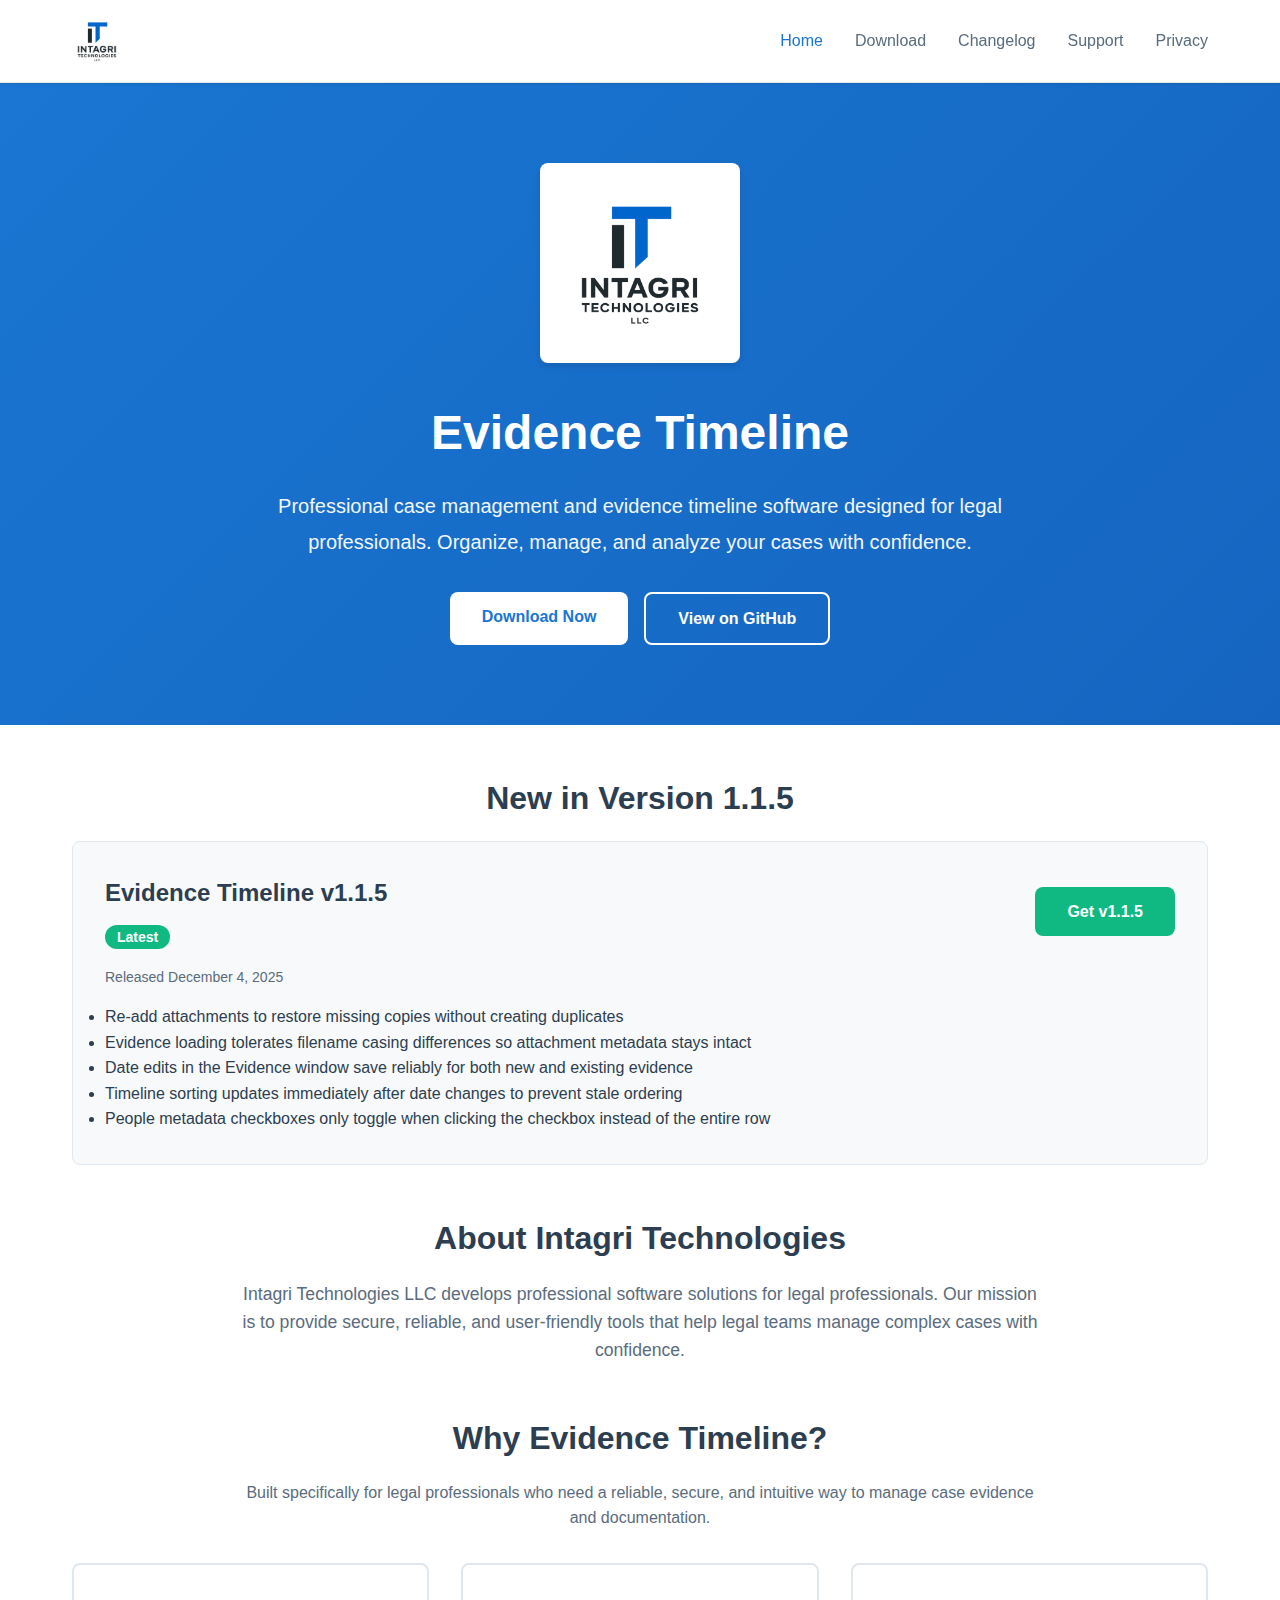
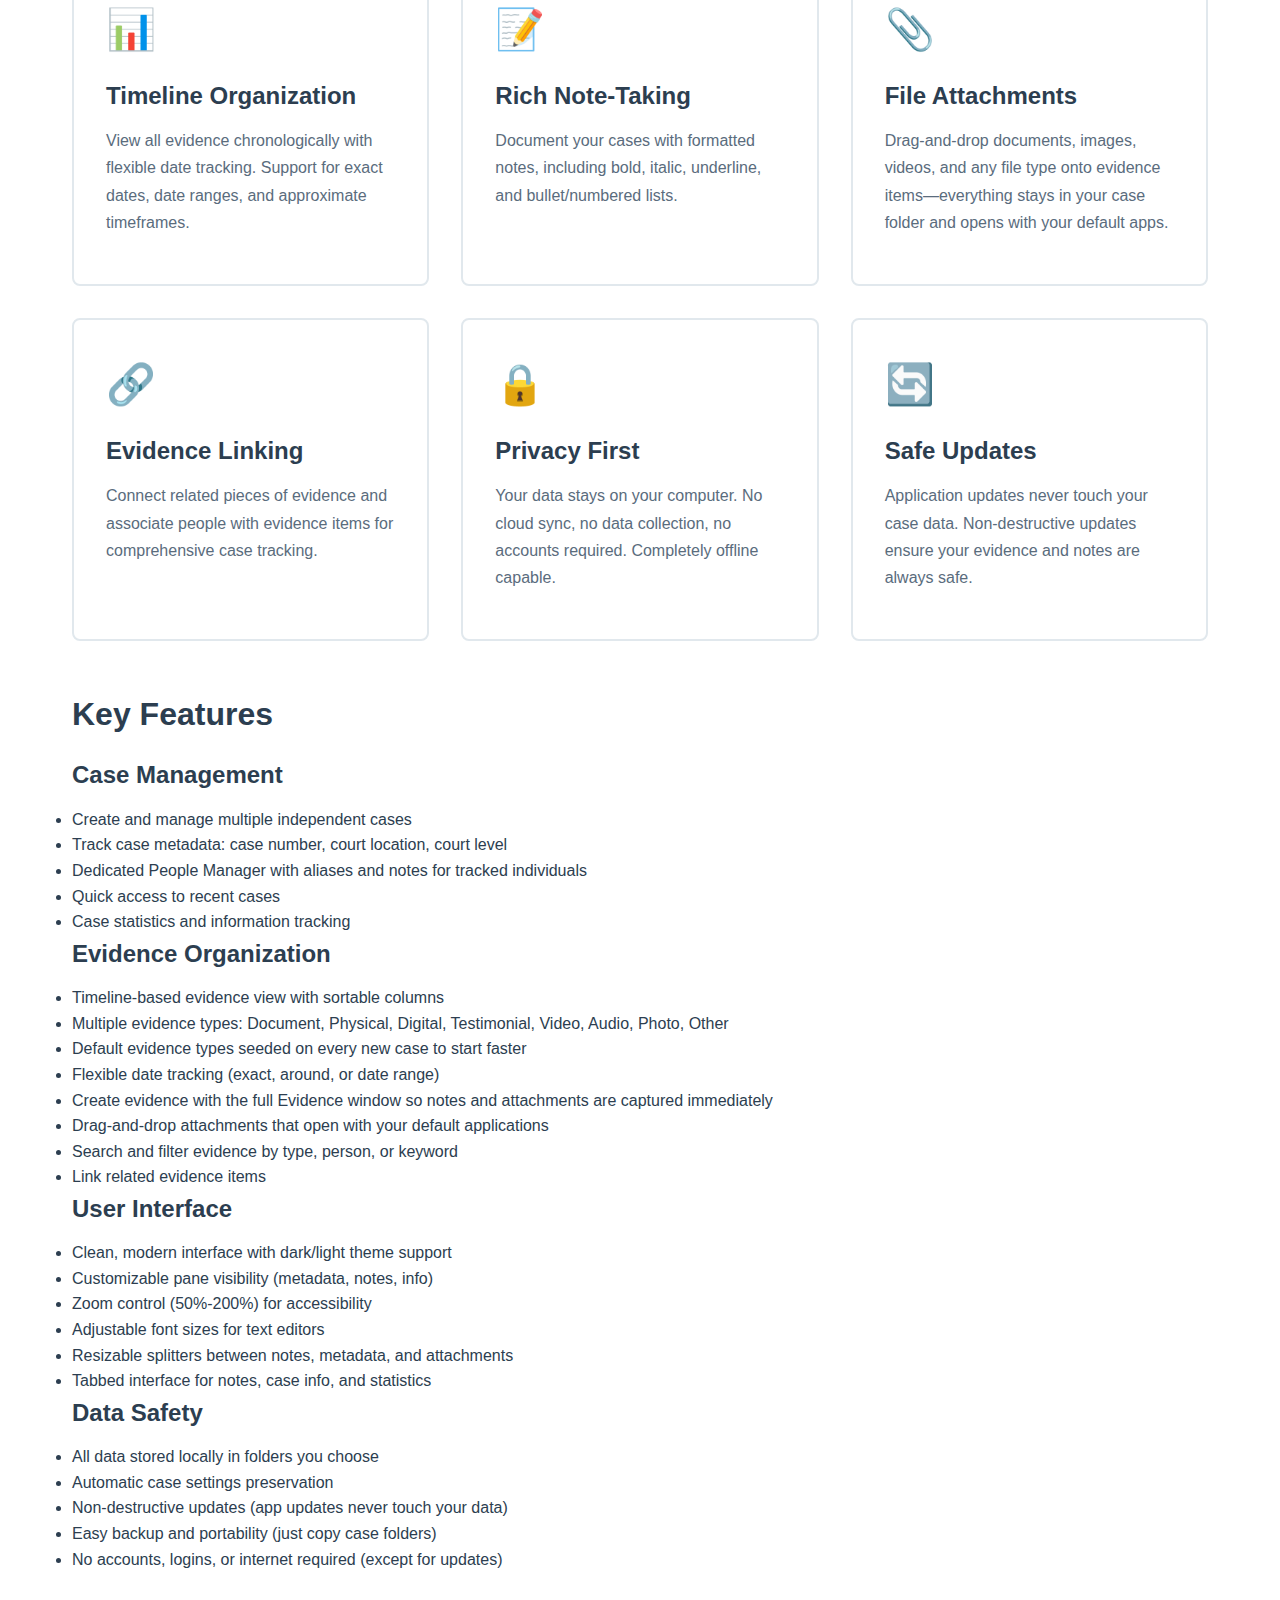
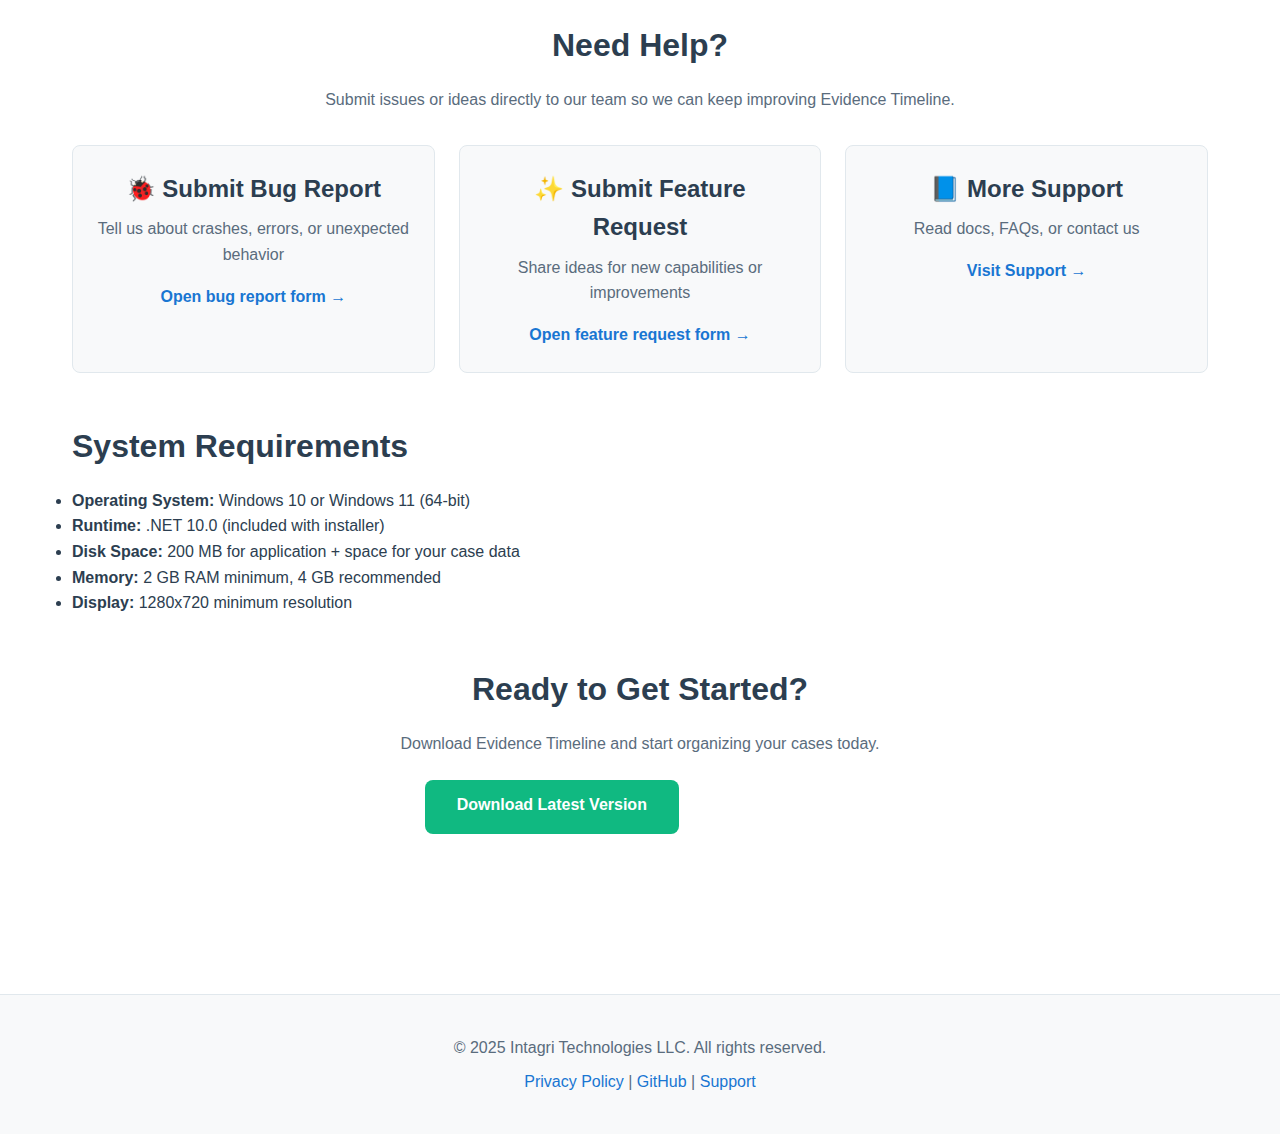
<file: docs/website/index.html>
<!DOCTYPE html>
<html lang="en">
<head>
    <meta charset="UTF-8">
    <meta name="viewport" content="width=device-width, initial-scale=1.0">
    <title>Evidence Timeline - Case Management Software for Legal Professionals</title>
    <meta name="description" content="Professional case management and evidence timeline software for legal professionals. Organize, manage, and analyze case evidence with an intuitive timeline-based interface.">
    <link rel="stylesheet" href="style.css">
</head>
<body>
    <header>
        <nav>
            <a href="index.html" class="logo">
                <img src="Logo.png" alt="Intagri Technologies">
            </a>
            <ul class="nav-links">
                <li><a href="index.html" class="active">Home</a></li>
                <li><a href="download.html">Download</a></li>
                <li><a href="changelog.html">Changelog</a></li>
                <li><a href="support.html">Support</a></li>
                <li><a href="privacy.html">Privacy</a></li>
            </ul>
        </nav>
    </header>

    <section class="hero">
        <div class="hero-content">
            <div class="hero-logo">
                <img src="Logo.png" alt="Intagri Technologies">
            </div>
            <h1>Evidence Timeline</h1>
            <p style="color:white">Professional case management and evidence timeline software designed for legal professionals. Organize, manage, and analyze your cases with confidence.</p>
            <div class="cta-buttons">
                <a href="download.html" class="btn btn-primary">Download Now</a>
                <a href="https://github.com/LCRH1883/evidence_timeline" class="btn btn-secondary">View on GitHub</a>
            </div>
        </div>
    </section>

    <div class="container">
        <section class="content-section">
            <h2 class="text-center">New in Version 1.1.5</h2>
            <div class="download-card">
                <div class="download-header">
                    <div>
                        <h3>Evidence Timeline v1.1.5</h3>
                        <span class="version-badge latest-badge">Latest</span>
                    </div>
                    <a href="download.html" class="btn btn-download">Get v1.1.5</a>
                </div>
                <p class="download-info">Released December 4, 2025</p>
                <ul>
                    <li>Re-add attachments to restore missing copies without creating duplicates</li>
                    <li>Evidence loading tolerates filename casing differences so attachment metadata stays intact</li>
                    <li>Date edits in the Evidence window save reliably for both new and existing evidence</li>
                    <li>Timeline sorting updates immediately after date changes to prevent stale ordering</li>
                    <li>People metadata checkboxes only toggle when clicking the checkbox instead of the entire row</li>
                </ul>
            </div>
        </section>

        <section class="content-section text-center">
            <h2>About Intagri Technologies</h2>
            <p style="max-width: 800px; margin: 0 auto 2rem; font-size: 1.1rem;">Intagri Technologies LLC develops professional software solutions for legal professionals. Our mission is to provide secure, reliable, and user-friendly tools that help legal teams manage complex cases with confidence.</p>
        </section>

        <section class="content-section">
            <h2 class="text-center">Why Evidence Timeline?</h2>
            <p class="text-center" style="max-width: 800px; margin: 0 auto;">Built specifically for legal professionals who need a reliable, secure, and intuitive way to manage case evidence and documentation.</p>

            <div class="features-grid">
                <div class="feature-card">
                    <div class="feature-icon">📊</div>
                    <h3>Timeline Organization</h3>
                    <p>View all evidence chronologically with flexible date tracking. Support for exact dates, date ranges, and approximate timeframes.</p>
                </div>

                <div class="feature-card">
                    <div class="feature-icon">📝</div>
                    <h3>Rich Note-Taking</h3>
                    <p>Document your cases with formatted notes, including bold, italic, underline, and bullet/numbered lists.</p>
                </div>

                <div class="feature-card">
                    <div class="feature-icon">📎</div>
                    <h3>File Attachments</h3>
                    <p>Drag-and-drop documents, images, videos, and any file type onto evidence items—everything stays in your case folder and opens with your default apps.</p>
                </div>

                <div class="feature-card">
                    <div class="feature-icon">🔗</div>
                    <h3>Evidence Linking</h3>
                    <p>Connect related pieces of evidence and associate people with evidence items for comprehensive case tracking.</p>
                </div>

                <div class="feature-card">
                    <div class="feature-icon">🔒</div>
                    <h3>Privacy First</h3>
                    <p>Your data stays on your computer. No cloud sync, no data collection, no accounts required. Completely offline capable.</p>
                </div>

                <div class="feature-card">
                    <div class="feature-icon">🔄</div>
                    <h3>Safe Updates</h3>
                    <p>Application updates never touch your case data. Non-destructive updates ensure your evidence and notes are always safe.</p>
                </div>
            </div>
        </section>

        <section class="content-section">
            <h2>Key Features</h2>

            <h3>Case Management</h3>
            <ul>
                <li>Create and manage multiple independent cases</li>
                <li>Track case metadata: case number, court location, court level</li>
                <li>Dedicated People Manager with aliases and notes for tracked individuals</li>
                <li>Quick access to recent cases</li>
                <li>Case statistics and information tracking</li>
            </ul>

            <h3>Evidence Organization</h3>
            <ul>
                <li>Timeline-based evidence view with sortable columns</li>
                <li>Multiple evidence types: Document, Physical, Digital, Testimonial, Video, Audio, Photo, Other</li>
                <li>Default evidence types seeded on every new case to start faster</li>
                <li>Flexible date tracking (exact, around, or date range)</li>
                <li>Create evidence with the full Evidence window so notes and attachments are captured immediately</li>
                <li>Drag-and-drop attachments that open with your default applications</li>
                <li>Search and filter evidence by type, person, or keyword</li>
                <li>Link related evidence items</li>
            </ul>

            <h3>User Interface</h3>
            <ul>
                <li>Clean, modern interface with dark/light theme support</li>
                <li>Customizable pane visibility (metadata, notes, info)</li>
                <li>Zoom control (50%-200%) for accessibility</li>
                <li>Adjustable font sizes for text editors</li>
                <li>Resizable splitters between notes, metadata, and attachments</li>
                <li>Tabbed interface for notes, case info, and statistics</li>
            </ul>

            <h3>Data Safety</h3>
            <ul>
                <li>All data stored locally in folders you choose</li>
                <li>Automatic case settings preservation</li>
                <li>Non-destructive updates (app updates never touch your data)</li>
                <li>Easy backup and portability (just copy case folders)</li>
                <li>No accounts, logins, or internet required (except for updates)</li>
            </ul>
        </section>

        <section class="content-section">
            <h2 class="text-center">Need Help?</h2>
            <p class="text-center" style="max-width: 800px; margin: 0 auto;">Submit issues or ideas directly to our team so we can keep improving Evidence Timeline.</p>
            <div class="support-options" style="margin-top: 2rem;">
                <div class="support-card">
                    <h3>🐞 Submit Bug Report</h3>
                    <p>Tell us about crashes, errors, or unexpected behavior</p>
                    <a href="https://lcrh.atlassian.net/jira/software/projects/ET/form/68?atlOrigin=eyJpIjoiY2ZmYzdmZDJhODc5NGUxZjgzMWFiNjAwMTU4NTM5NWMiLCJwIjoiaiJ9">Open bug report form →</a>
                </div>

                <div class="support-card">
                    <h3>✨ Submit Feature Request</h3>
                    <p>Share ideas for new capabilities or improvements</p>
                    <a href="https://lcrh.atlassian.net/jira/software/projects/ET/form/69?atlOrigin=eyJpIjoiNzI1NjZiZDJiODEwNDdkYTlkMzAyYTE1YjgwNmI4M2QiLCJwIjoiaiJ9">Open feature request form →</a>
                </div>

                <div class="support-card">
                    <h3>📘 More Support</h3>
                    <p>Read docs, FAQs, or contact us</p>
                    <a href="support.html">Visit Support →</a>
                </div>
            </div>
        </section>

        <section class="content-section">
            <h2>System Requirements</h2>
            <ul>
                <li><strong>Operating System:</strong> Windows 10 or Windows 11 (64-bit)</li>
                <li><strong>Runtime:</strong> .NET 10.0 (included with installer)</li>
                <li><strong>Disk Space:</strong> 200 MB for application + space for your case data</li>
                <li><strong>Memory:</strong> 2 GB RAM minimum, 4 GB recommended</li>
                <li><strong>Display:</strong> 1280x720 minimum resolution</li>
            </ul>
        </section>

        <section class="content-section text-center">
            <h2>Ready to Get Started?</h2>
            <p>Download Evidence Timeline and start organizing your cases today.</p>
            <div class="cta-buttons" style="margin-top: 1.5rem;">
                <a href="download.html" class="btn btn-download">Download Latest Version</a>
                <a href="support.html" class="btn btn-secondary">Get Support</a>
            </div>
        </section>
    </div>

    <footer>
        <p>&copy; 2025 Intagri Technologies LLC. All rights reserved.</p>
        <p>
            <a href="privacy.html">Privacy Policy</a> |
            <a href="https://github.com/LCRH1883/evidence_timeline">GitHub</a> |
            <a href="support.html">Support</a>
        </p>
    </footer>
</body>
</html>
</file>
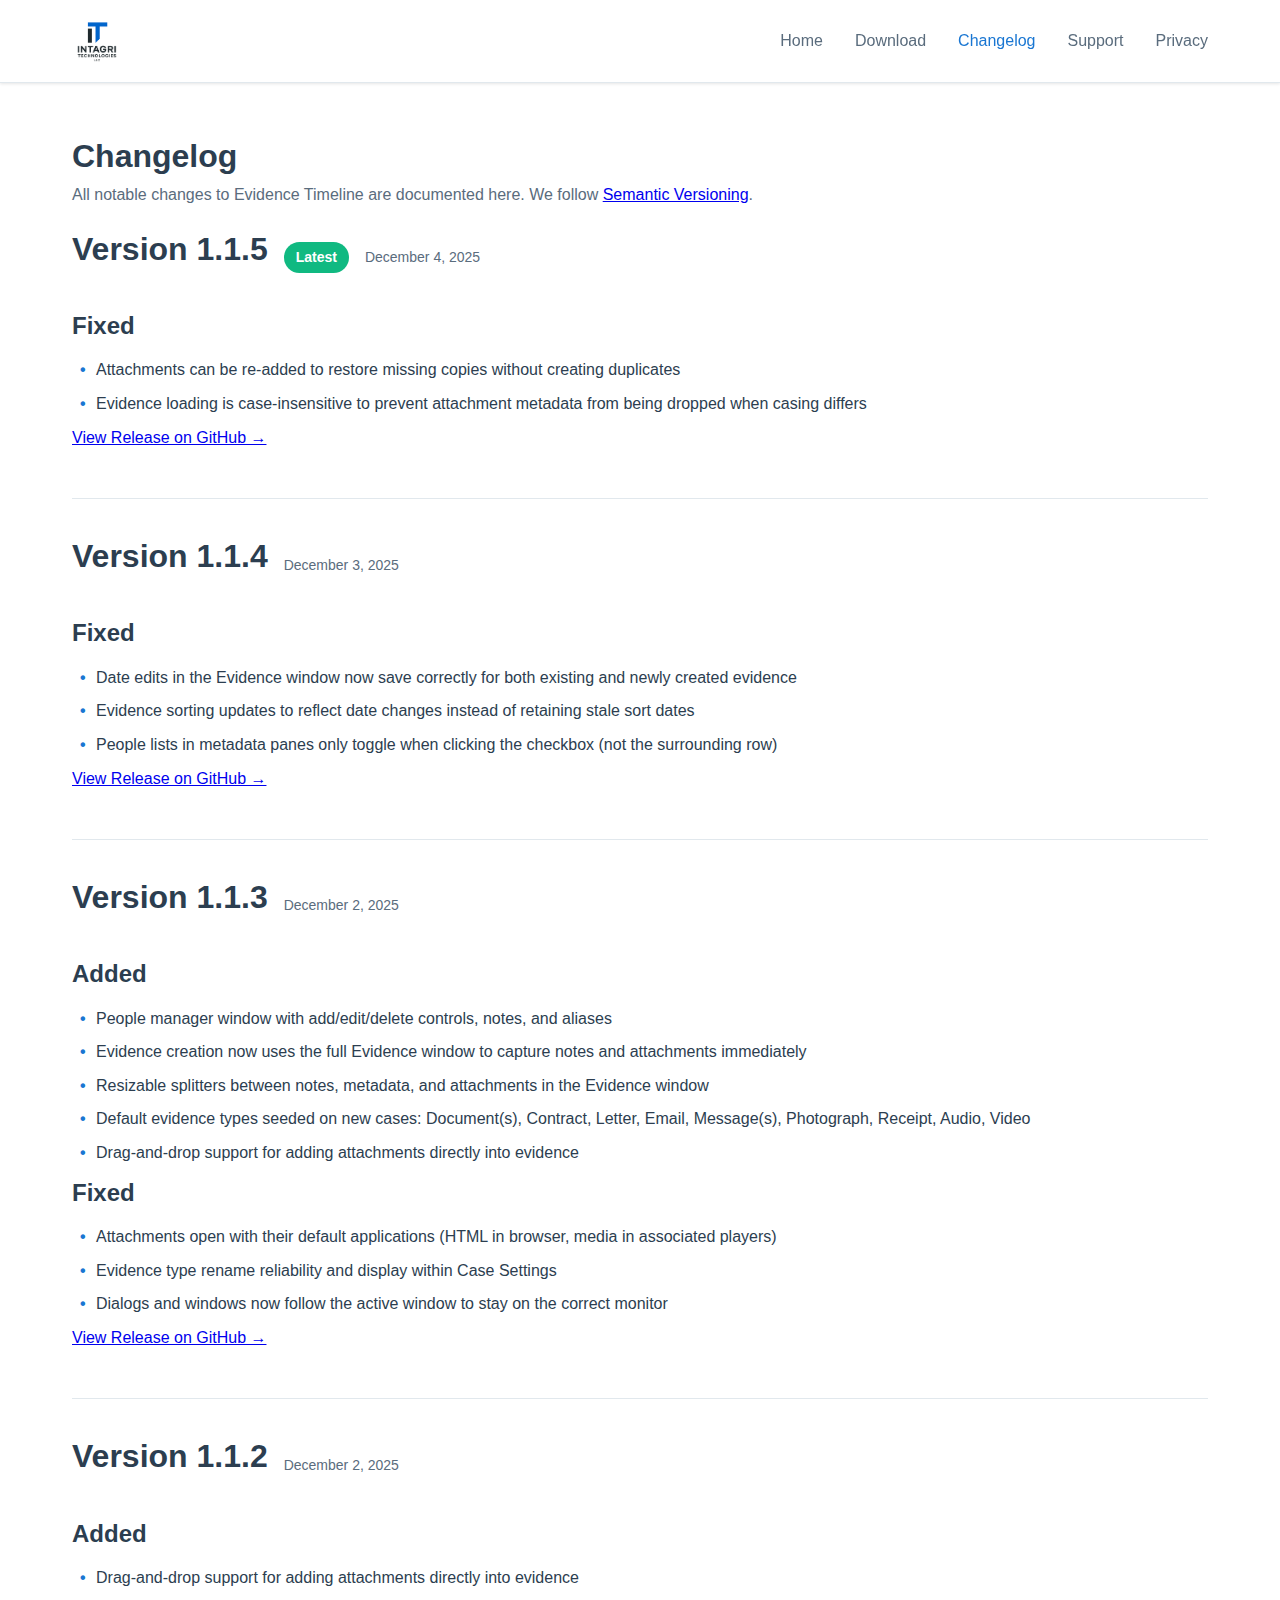
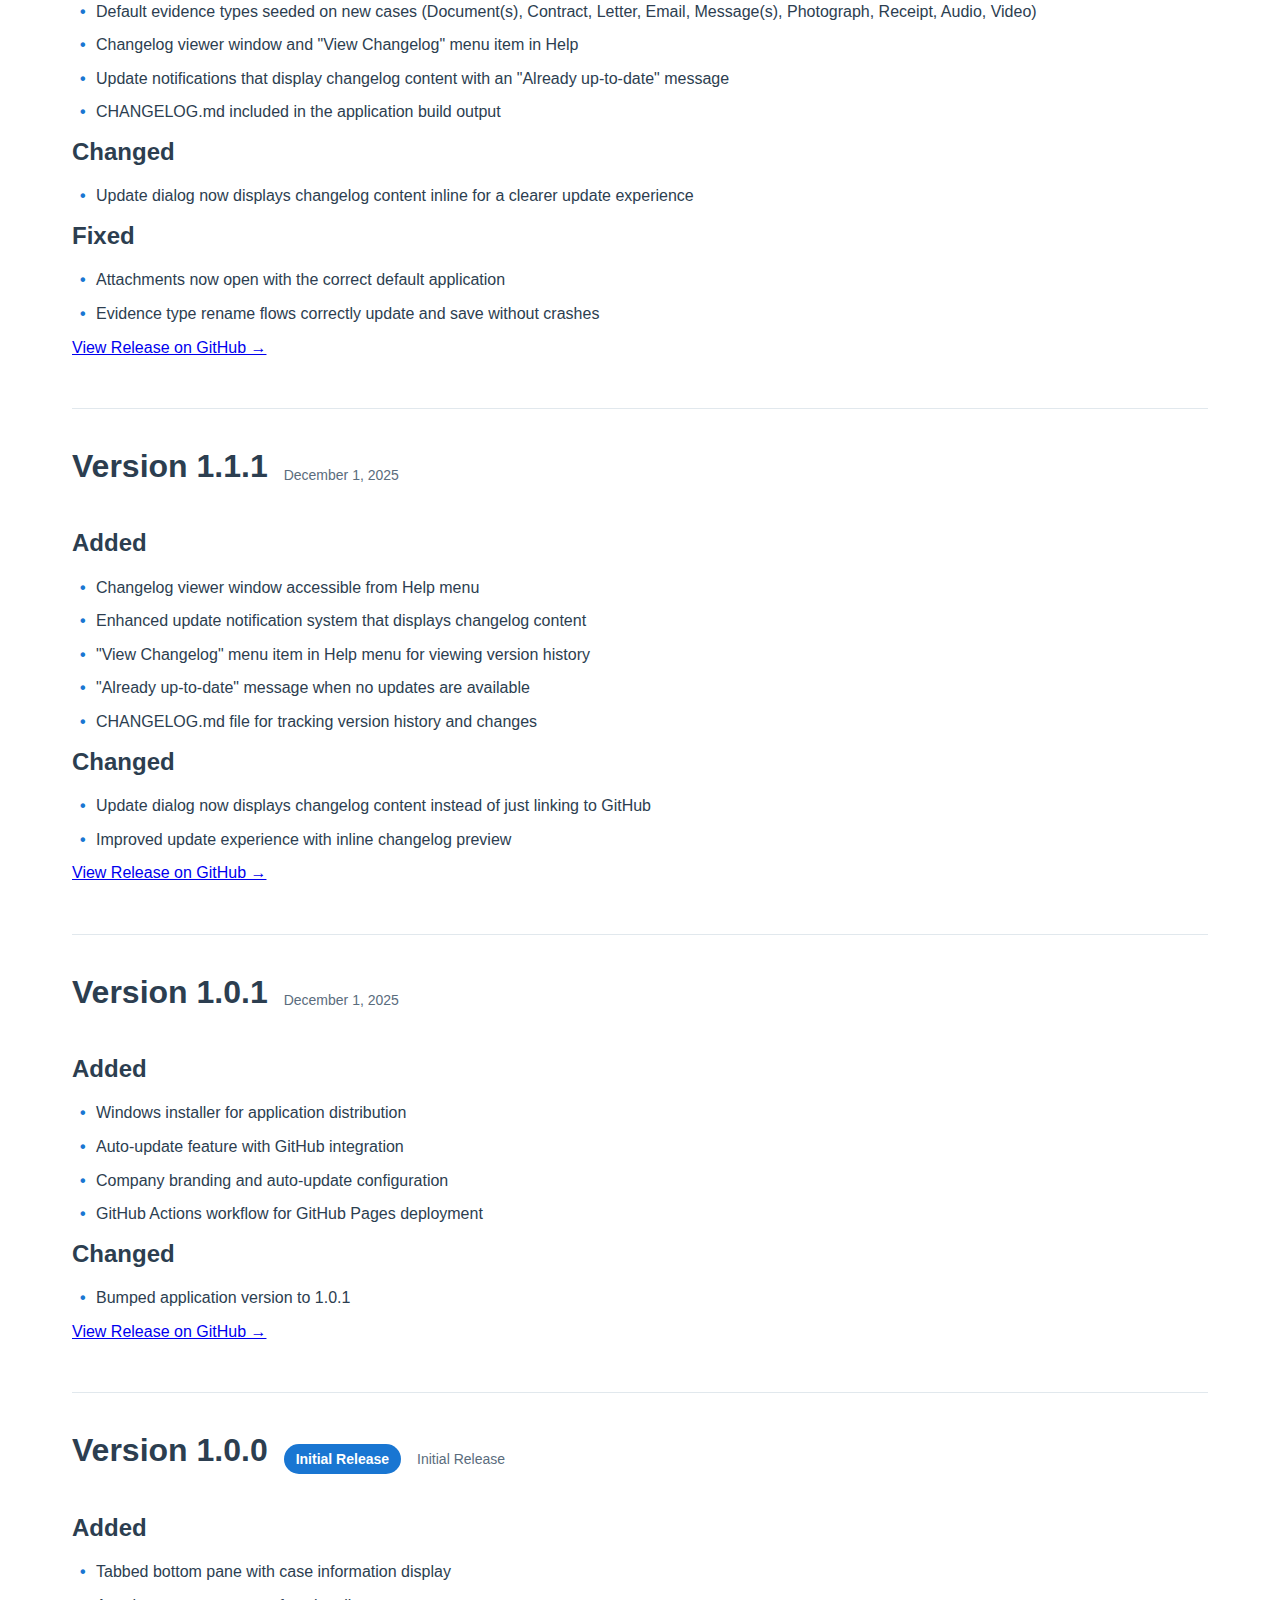
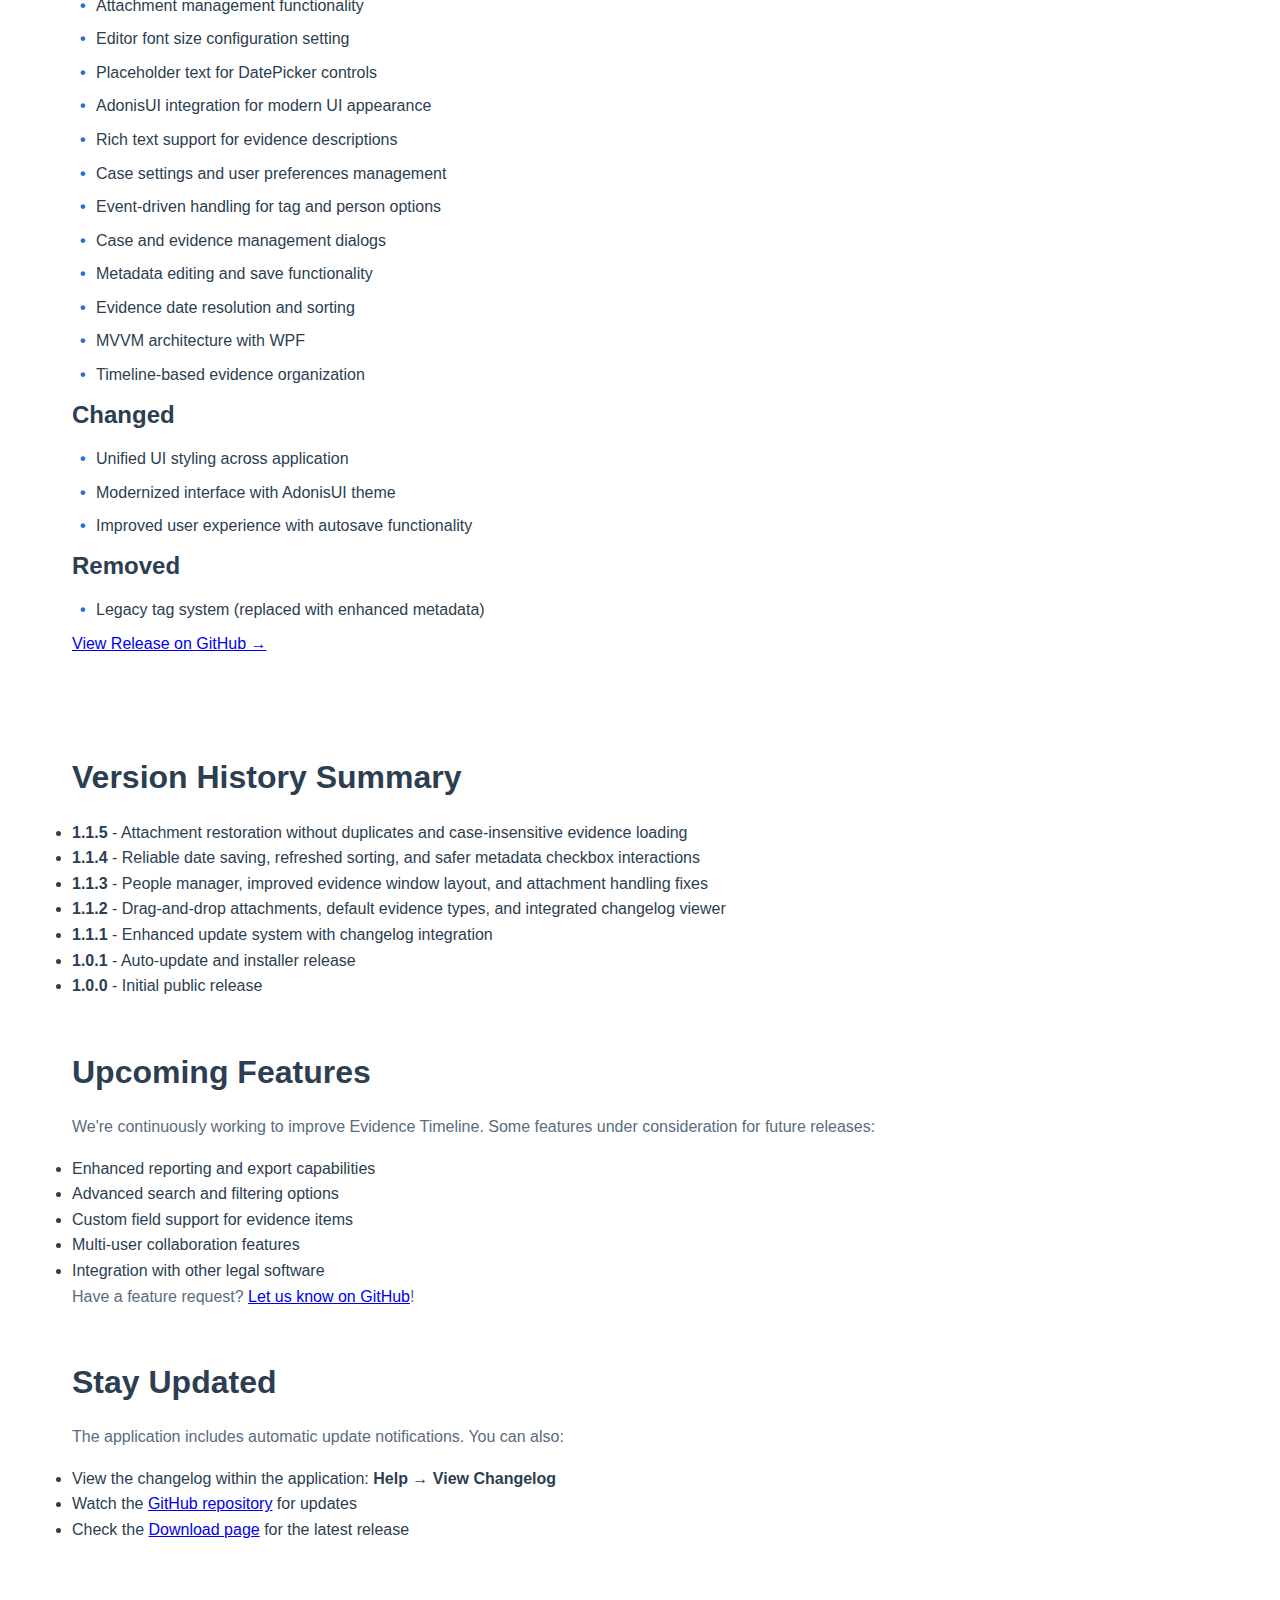
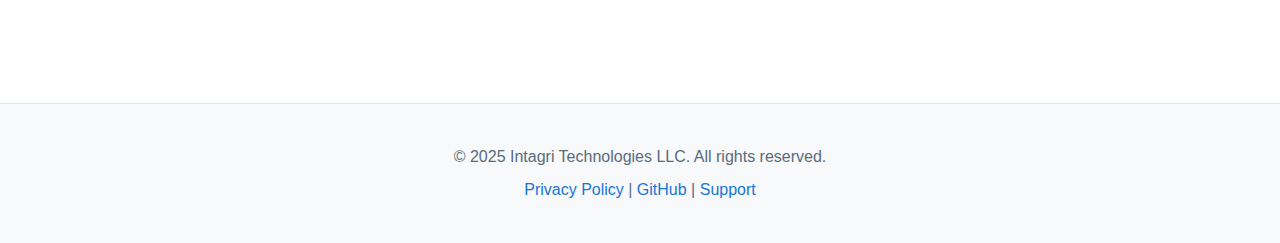
<file: docs/website/changelog.html>
<!DOCTYPE html>
<html lang="en">
<head>
    <meta charset="UTF-8">
    <meta name="viewport" content="width=device-width, initial-scale=1.0">
    <title>Changelog - Evidence Timeline Version History</title>
    <meta name="description" content="Complete version history and changelog for Evidence Timeline case management software.">
    <link rel="stylesheet" href="style.css">
</head>
<body>
    <header>
        <nav>
            <a href="index.html" class="logo">
                <img src="Logo.png" alt="Intagri Technologies">
            </a>
            <ul class="nav-links">
                <li><a href="index.html">Home</a></li>
                <li><a href="download.html">Download</a></li>
                <li><a href="changelog.html" class="active">Changelog</a></li>
                <li><a href="support.html">Support</a></li>
                <li><a href="privacy.html">Privacy</a></li>
            </ul>
        </nav>
    </header>

    <div class="container">
        <h1>Changelog</h1>
        <p>All notable changes to Evidence Timeline are documented here. We follow <a href="https://semver.org/">Semantic Versioning</a>.</p>

        <section class="content-section">
            <!-- Version 1.1.5 -->
            <div class="changelog-entry">
                <div class="changelog-version">
                    <h2>Version 1.1.5</h2>
                    <span class="version-badge latest-badge">Latest</span>
                    <span class="changelog-date">December 4, 2025</span>
                </div>
                <div class="changelog-content">
                    <h3>Fixed</h3>
                    <ul>
                        <li>Attachments can be re-added to restore missing copies without creating duplicates</li>
                        <li>Evidence loading is case-insensitive to prevent attachment metadata from being dropped when casing differs</li>
                    </ul>
                    <p><a href="https://github.com/LCRH1883/evidence_timeline/releases/tag/v1.1.5">View Release on GitHub →</a></p>
                </div>
            </div>

            <!-- Version 1.1.4 -->
            <div class="changelog-entry">
                <div class="changelog-version">
                    <h2>Version 1.1.4</h2>
                    <span class="changelog-date">December 3, 2025</span>
                </div>
                <div class="changelog-content">
                    <h3>Fixed</h3>
                    <ul>
                        <li>Date edits in the Evidence window now save correctly for both existing and newly created evidence</li>
                        <li>Evidence sorting updates to reflect date changes instead of retaining stale sort dates</li>
                        <li>People lists in metadata panes only toggle when clicking the checkbox (not the surrounding row)</li>
                    </ul>
                    <p><a href="https://github.com/LCRH1883/evidence_timeline/releases/tag/v1.1.4">View Release on GitHub →</a></p>
                </div>
            </div>

            <!-- Version 1.1.3 -->
            <div class="changelog-entry">
                <div class="changelog-version">
                    <h2>Version 1.1.3</h2>
                    <span class="changelog-date">December 2, 2025</span>
                </div>
                <div class="changelog-content">
                    <h3>Added</h3>
                    <ul>
                        <li>People manager window with add/edit/delete controls, notes, and aliases</li>
                        <li>Evidence creation now uses the full Evidence window to capture notes and attachments immediately</li>
                        <li>Resizable splitters between notes, metadata, and attachments in the Evidence window</li>
                        <li>Default evidence types seeded on new cases: Document(s), Contract, Letter, Email, Message(s), Photograph, Receipt, Audio, Video</li>
                        <li>Drag-and-drop support for adding attachments directly into evidence</li>
                    </ul>
                    <h3>Fixed</h3>
                    <ul>
                        <li>Attachments open with their default applications (HTML in browser, media in associated players)</li>
                        <li>Evidence type rename reliability and display within Case Settings</li>
                        <li>Dialogs and windows now follow the active window to stay on the correct monitor</li>
                    </ul>
                    <p><a href="https://github.com/LCRH1883/evidence_timeline/releases/tag/v1.1.3">View Release on GitHub →</a></p>
                </div>
            </div>

            <!-- Version 1.1.2 -->
            <div class="changelog-entry">
                <div class="changelog-version">
                    <h2>Version 1.1.2</h2>
                    <span class="changelog-date">December 2, 2025</span>
                </div>
                <div class="changelog-content">
                    <h3>Added</h3>
                    <ul>
                        <li>Drag-and-drop support for adding attachments directly into evidence</li>
                        <li>Default evidence types seeded on new cases (Document(s), Contract, Letter, Email, Message(s), Photograph, Receipt, Audio, Video)</li>
                        <li>Changelog viewer window and "View Changelog" menu item in Help</li>
                        <li>Update notifications that display changelog content with an "Already up-to-date" message</li>
                        <li>CHANGELOG.md included in the application build output</li>
                    </ul>
                    <h3>Changed</h3>
                    <ul>
                        <li>Update dialog now displays changelog content inline for a clearer update experience</li>
                    </ul>
                    <h3>Fixed</h3>
                    <ul>
                        <li>Attachments now open with the correct default application</li>
                        <li>Evidence type rename flows correctly update and save without crashes</li>
                    </ul>
                    <p><a href="https://github.com/LCRH1883/evidence_timeline/releases/tag/v1.1.2">View Release on GitHub →</a></p>
                </div>
            </div>

            <!-- Version 1.1.1 -->
            <div class="changelog-entry">
                <div class="changelog-version">
                    <h2>Version 1.1.1</h2>
                    <span class="changelog-date">December 1, 2025</span>
                </div>
                <div class="changelog-content">
                    <h3>Added</h3>
                    <ul>
                        <li>Changelog viewer window accessible from Help menu</li>
                        <li>Enhanced update notification system that displays changelog content</li>
                        <li>"View Changelog" menu item in Help menu for viewing version history</li>
                        <li>"Already up-to-date" message when no updates are available</li>
                        <li>CHANGELOG.md file for tracking version history and changes</li>
                    </ul>
                    <h3>Changed</h3>
                    <ul>
                        <li>Update dialog now displays changelog content instead of just linking to GitHub</li>
                        <li>Improved update experience with inline changelog preview</li>
                    </ul>
                    <p><a href="https://github.com/LCRH1883/evidence_timeline/releases/tag/v1.1.1">View Release on GitHub →</a></p>
                </div>
            </div>

            <!-- Version 1.0.1 -->
            <div class="changelog-entry">
                <div class="changelog-version">
                    <h2>Version 1.0.1</h2>
                    <span class="changelog-date">December 1, 2025</span>
                </div>
                <div class="changelog-content">
                    <h3>Added</h3>
                    <ul>
                        <li>Windows installer for application distribution</li>
                        <li>Auto-update feature with GitHub integration</li>
                        <li>Company branding and auto-update configuration</li>
                        <li>GitHub Actions workflow for GitHub Pages deployment</li>
                    </ul>
                    <h3>Changed</h3>
                    <ul>
                        <li>Bumped application version to 1.0.1</li>
                    </ul>
                    <p><a href="https://github.com/LCRH1883/evidence_timeline/releases/tag/v1.0.1">View Release on GitHub →</a></p>
                </div>
            </div>

            <!-- Version 1.0.0 -->
            <div class="changelog-entry">
                <div class="changelog-version">
                    <h2>Version 1.0.0</h2>
                    <span class="version-badge">Initial Release</span>
                    <span class="changelog-date">Initial Release</span>
                </div>
                <div class="changelog-content">
                    <h3>Added</h3>
                    <ul>
                        <li>Tabbed bottom pane with case information display</li>
                        <li>Attachment management functionality</li>
                        <li>Editor font size configuration setting</li>
                        <li>Placeholder text for DatePicker controls</li>
                        <li>AdonisUI integration for modern UI appearance</li>
                        <li>Rich text support for evidence descriptions</li>
                        <li>Case settings and user preferences management</li>
                        <li>Event-driven handling for tag and person options</li>
                        <li>Case and evidence management dialogs</li>
                        <li>Metadata editing and save functionality</li>
                        <li>Evidence date resolution and sorting</li>
                        <li>MVVM architecture with WPF</li>
                        <li>Timeline-based evidence organization</li>
                    </ul>
                    <h3>Changed</h3>
                    <ul>
                        <li>Unified UI styling across application</li>
                        <li>Modernized interface with AdonisUI theme</li>
                        <li>Improved user experience with autosave functionality</li>
                    </ul>
                    <h3>Removed</h3>
                    <ul>
                        <li>Legacy tag system (replaced with enhanced metadata)</li>
                    </ul>
                    <p><a href="https://github.com/LCRH1883/evidence_timeline/releases/tag/v1.0.0">View Release on GitHub →</a></p>
                </div>
            </div>
        </section>

        <section class="content-section">
            <h2>Version History Summary</h2>
            <ul>
                <li><strong>1.1.5</strong> - Attachment restoration without duplicates and case-insensitive evidence loading</li>
                <li><strong>1.1.4</strong> - Reliable date saving, refreshed sorting, and safer metadata checkbox interactions</li>
                <li><strong>1.1.3</strong> - People manager, improved evidence window layout, and attachment handling fixes</li>
                <li><strong>1.1.2</strong> - Drag-and-drop attachments, default evidence types, and integrated changelog viewer</li>
                <li><strong>1.1.1</strong> - Enhanced update system with changelog integration</li>
                <li><strong>1.0.1</strong> - Auto-update and installer release</li>
                <li><strong>1.0.0</strong> - Initial public release</li>
            </ul>
        </section>

        <section class="content-section">
            <h2>Upcoming Features</h2>
            <p>We're continuously working to improve Evidence Timeline. Some features under consideration for future releases:</p>
            <ul>
                <li>Enhanced reporting and export capabilities</li>
                <li>Advanced search and filtering options</li>
                <li>Custom field support for evidence items</li>
                <li>Multi-user collaboration features</li>
                <li>Integration with other legal software</li>
            </ul>
            <p>Have a feature request? <a href="https://github.com/LCRH1883/evidence_timeline/issues">Let us know on GitHub</a>!</p>
        </section>

        <section class="content-section">
            <h2>Stay Updated</h2>
            <p>The application includes automatic update notifications. You can also:</p>
            <ul>
                <li>View the changelog within the application: <strong>Help → View Changelog</strong></li>
                <li>Watch the <a href="https://github.com/LCRH1883/evidence_timeline">GitHub repository</a> for updates</li>
                <li>Check the <a href="download.html">Download page</a> for the latest release</li>
            </ul>
        </section>
    </div>

    <footer>
        <p>&copy; 2025 Intagri Technologies LLC. All rights reserved.</p>
        <p>
            <a href="privacy.html">Privacy Policy</a> |
            <a href="https://github.com/LCRH1883/evidence_timeline">GitHub</a> |
            <a href="support.html">Support</a>
        </p>
    </footer>
</body>
</html>
</file>
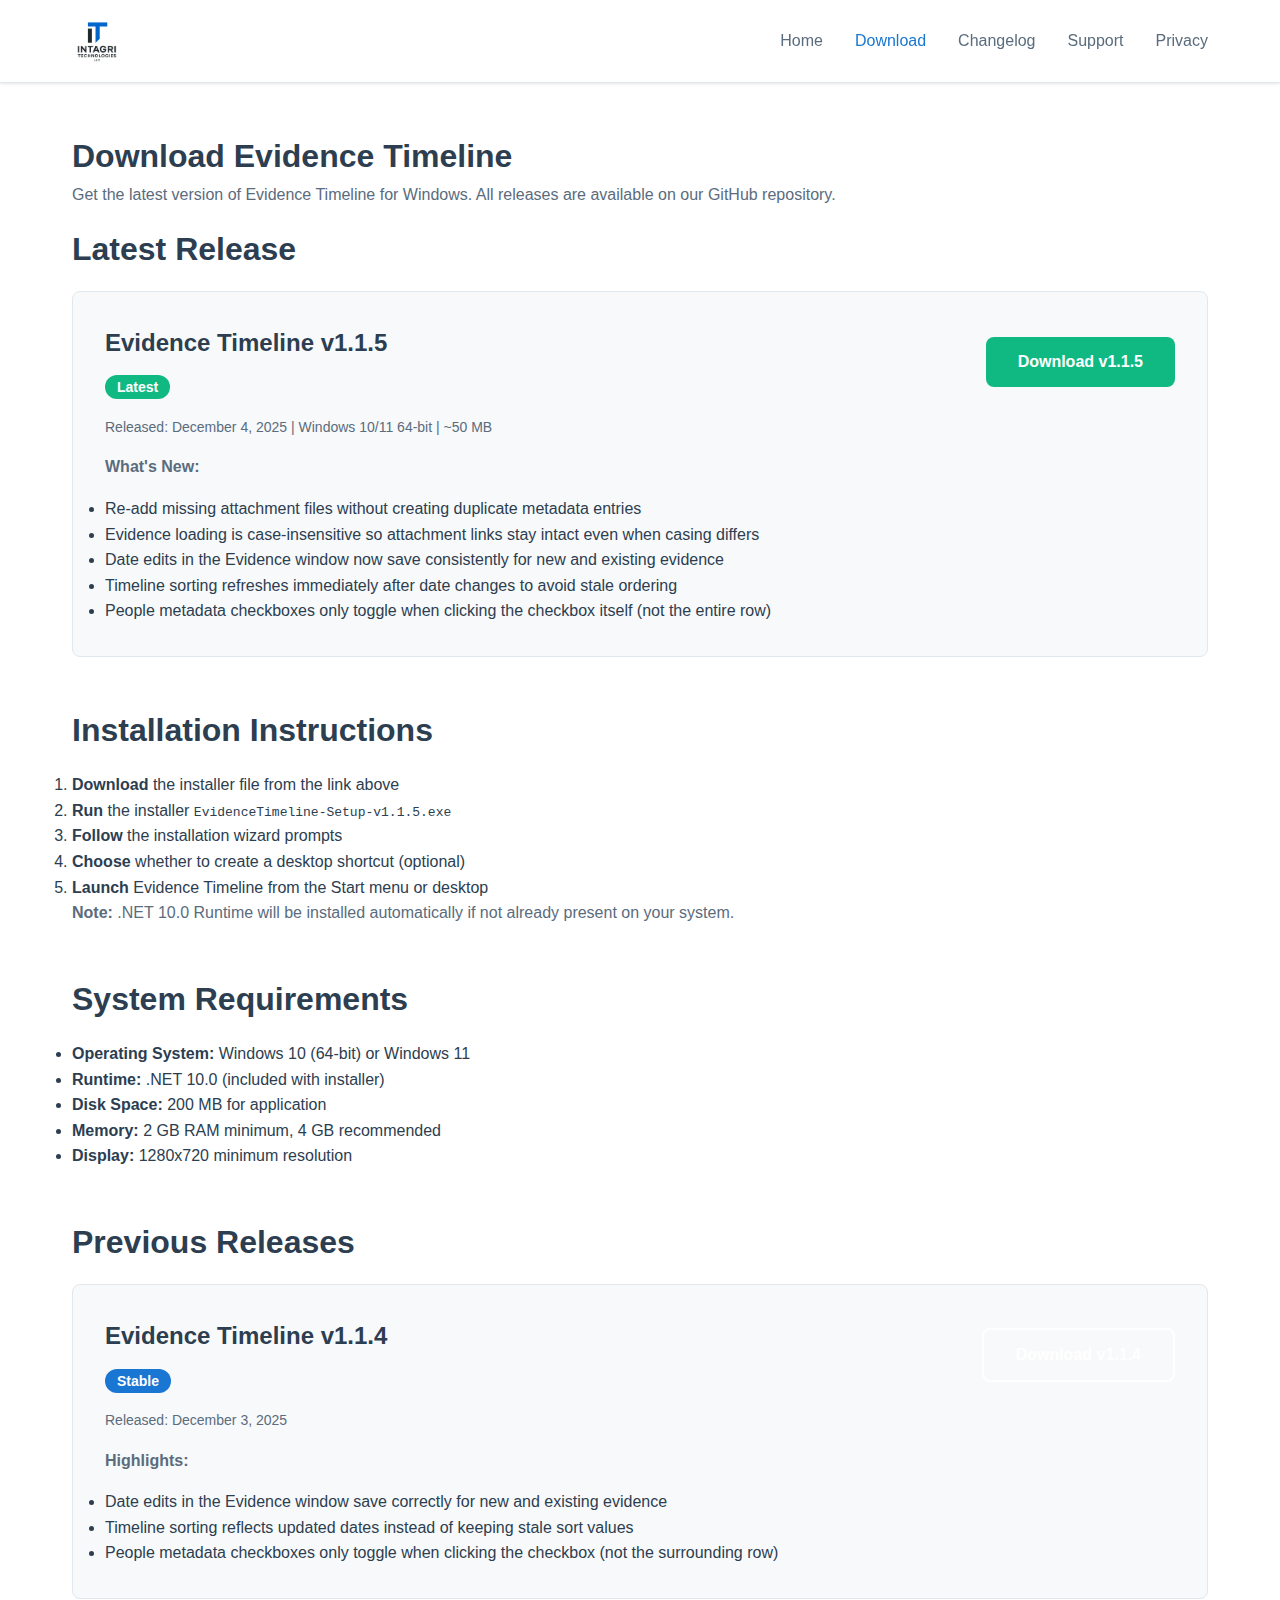
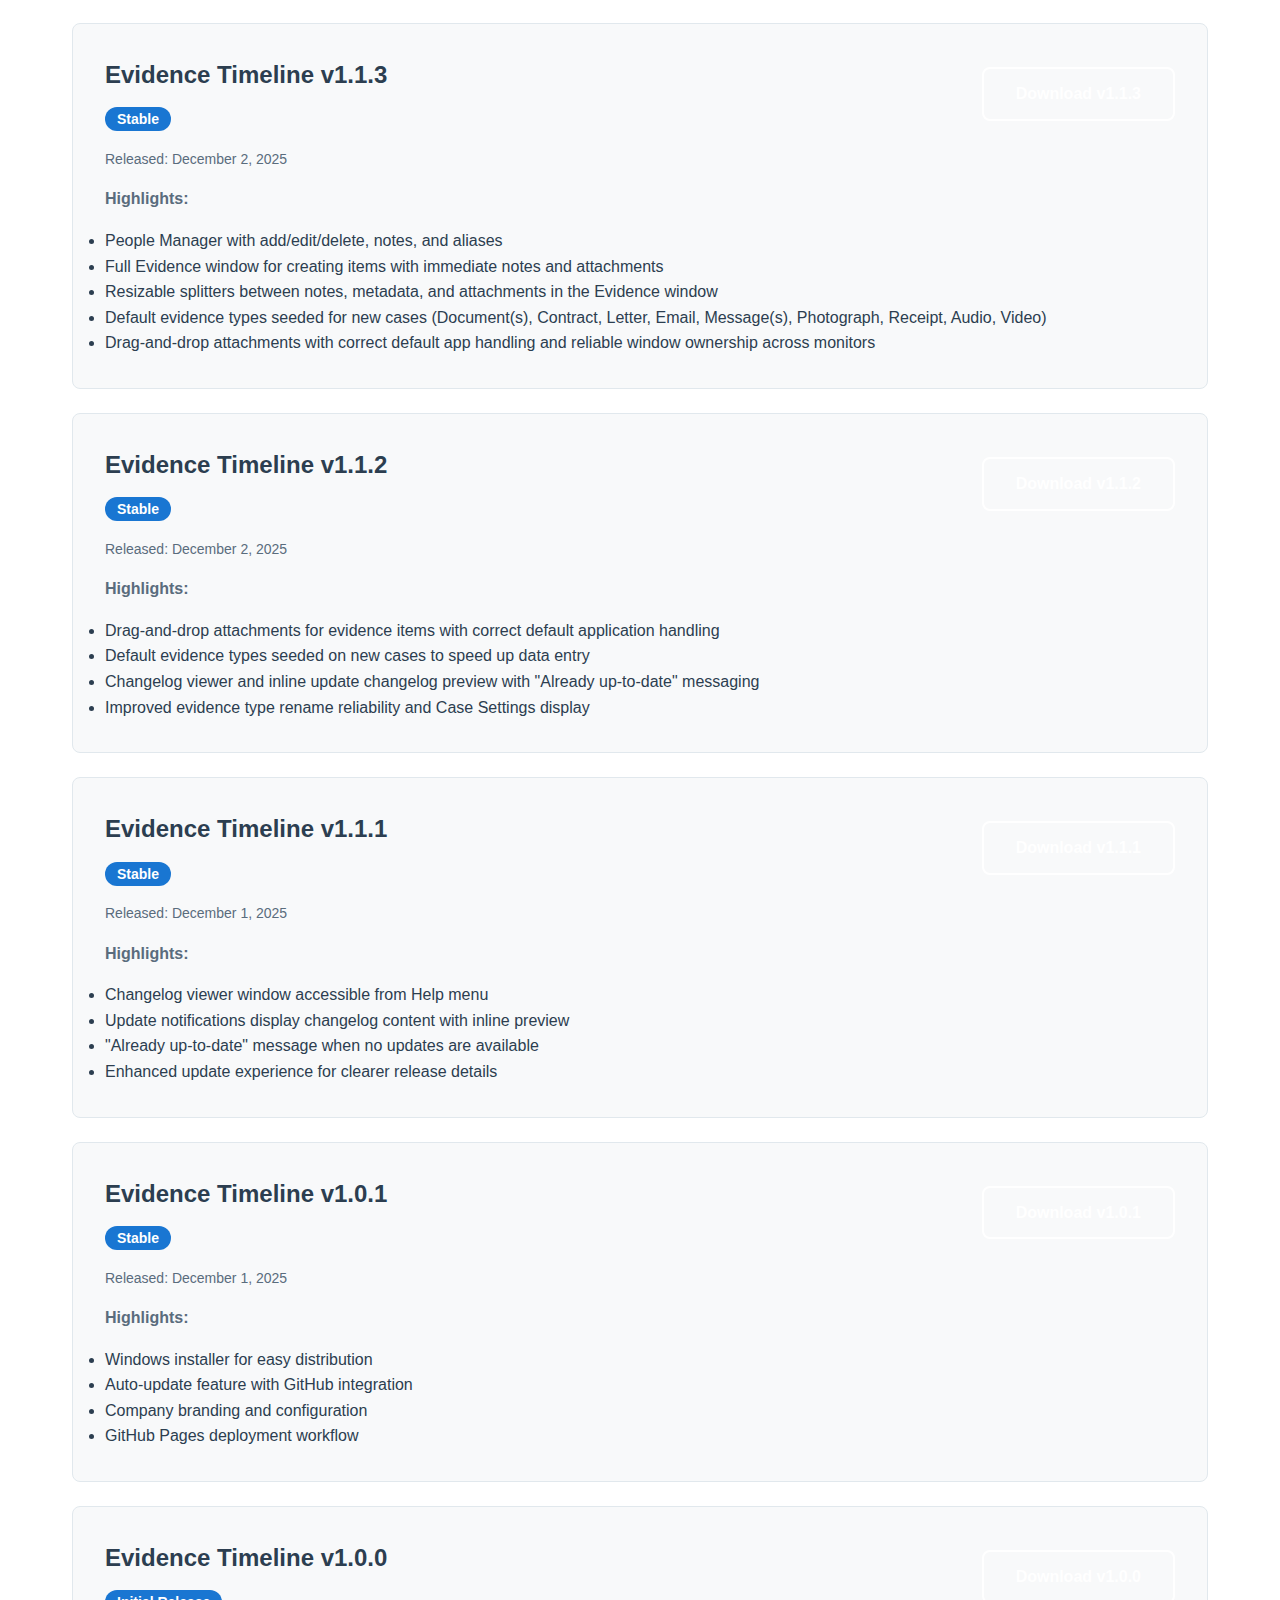
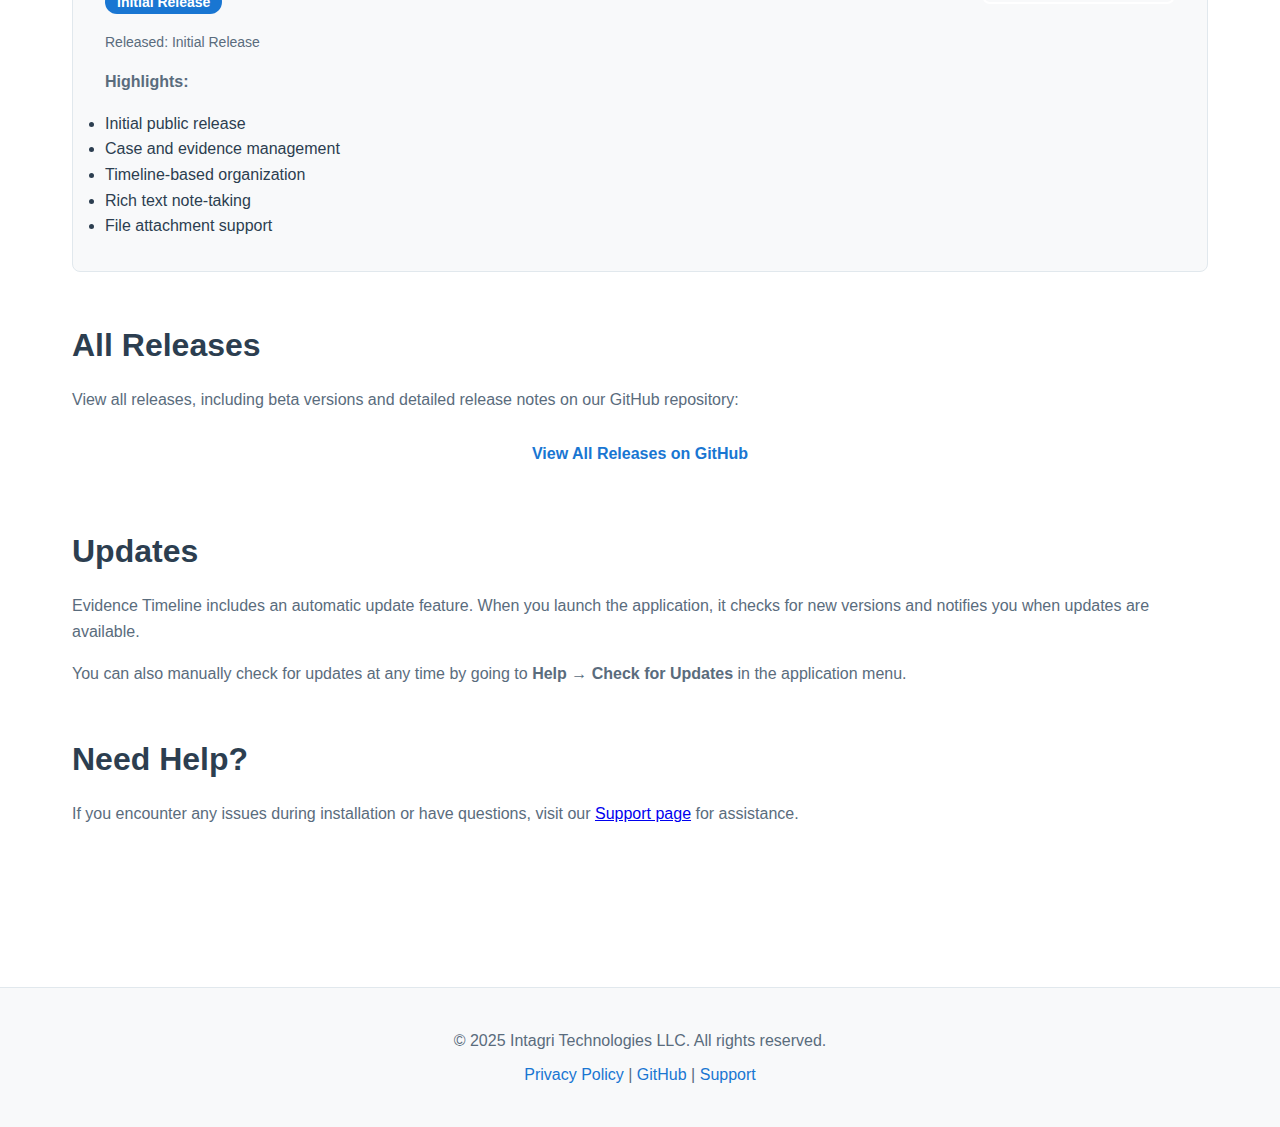
<file: docs/website/download.html>
<!DOCTYPE html>
<html lang="en">
<head>
    <meta charset="UTF-8">
    <meta name="viewport" content="width=device-width, initial-scale=1.0">
    <title>Download Evidence Timeline - Latest Release</title>
    <meta name="description" content="Download the latest version of Evidence Timeline case management software for Windows.">
    <link rel="stylesheet" href="style.css">
</head>
<body>
    <header>
        <nav>
            <a href="index.html" class="logo">
                <img src="Logo.png" alt="Intagri Technologies">
            </a>
            <ul class="nav-links">
                <li><a href="index.html">Home</a></li>
                <li><a href="download.html" class="active">Download</a></li>
                <li><a href="changelog.html">Changelog</a></li>
                <li><a href="support.html">Support</a></li>
                <li><a href="privacy.html">Privacy</a></li>
            </ul>
        </nav>
    </header>

    <div class="container">
        <h1>Download Evidence Timeline</h1>
        <p>Get the latest version of Evidence Timeline for Windows. All releases are available on our GitHub repository.</p>

        <section class="content-section">
            <h2>Latest Release</h2>

            <div class="download-card">
                <div class="download-header">
                    <div>
                        <h3>Evidence Timeline v1.1.5</h3>
                        <span class="version-badge latest-badge">Latest</span>
                    </div>
                    <a href="https://github.com/LCRH1883/evidence_timeline/releases/download/v1.1.5/EvidenceTimeline-Setup-v1.1.5.exe" class="btn btn-download">Download v1.1.5</a>
                </div>
                <p class="download-info">Released: December 4, 2025 | Windows 10/11 64-bit | ~50 MB</p>
                <p><strong>What's New:</strong></p>
                <ul>
                    <li>Re-add missing attachment files without creating duplicate metadata entries</li>
                    <li>Evidence loading is case-insensitive so attachment links stay intact even when casing differs</li>
                    <li>Date edits in the Evidence window now save consistently for new and existing evidence</li>
                    <li>Timeline sorting refreshes immediately after date changes to avoid stale ordering</li>
                    <li>People metadata checkboxes only toggle when clicking the checkbox itself (not the entire row)</li>
                </ul>
            </div>
        </section>

        <section class="content-section">
            <h2>Installation Instructions</h2>
            <ol>
                <li><strong>Download</strong> the installer file from the link above</li>
                <li><strong>Run</strong> the installer <code>EvidenceTimeline-Setup-v1.1.5.exe</code></li>
                <li><strong>Follow</strong> the installation wizard prompts</li>
                <li><strong>Choose</strong> whether to create a desktop shortcut (optional)</li>
                <li><strong>Launch</strong> Evidence Timeline from the Start menu or desktop</li>
            </ol>

            <p><strong>Note:</strong> .NET 10.0 Runtime will be installed automatically if not already present on your system.</p>
        </section>

        <section class="content-section">
            <h2>System Requirements</h2>
            <ul>
                <li><strong>Operating System:</strong> Windows 10 (64-bit) or Windows 11</li>
                <li><strong>Runtime:</strong> .NET 10.0 (included with installer)</li>
                <li><strong>Disk Space:</strong> 200 MB for application</li>
                <li><strong>Memory:</strong> 2 GB RAM minimum, 4 GB recommended</li>
                <li><strong>Display:</strong> 1280x720 minimum resolution</li>
            </ul>
        </section>

        <section class="content-section">
            <h2>Previous Releases</h2>

            <div class="download-card">
                <div class="download-header">
                    <div>
                        <h3>Evidence Timeline v1.1.4</h3>
                        <span class="version-badge">Stable</span>
                    </div>
                    <a href="https://github.com/LCRH1883/evidence_timeline/releases/download/v1.1.4/EvidenceTimeline-Setup-v1.1.4.exe" class="btn btn-secondary">Download v1.1.4</a>
                </div>
                <p class="download-info">Released: December 3, 2025</p>
                <p><strong>Highlights:</strong></p>
                <ul>
                    <li>Date edits in the Evidence window save correctly for new and existing evidence</li>
                    <li>Timeline sorting reflects updated dates instead of keeping stale sort values</li>
                    <li>People metadata checkboxes only toggle when clicking the checkbox (not the surrounding row)</li>
                </ul>
            </div>

            <div class="download-card">
                <div class="download-header">
                    <div>
                        <h3>Evidence Timeline v1.1.3</h3>
                        <span class="version-badge">Stable</span>
                    </div>
                    <a href="https://github.com/LCRH1883/evidence_timeline/releases/download/v1.1.3/EvidenceTimeline-Setup-v1.1.3.exe" class="btn btn-secondary">Download v1.1.3</a>
                </div>
                <p class="download-info">Released: December 2, 2025</p>
                <p><strong>Highlights:</strong></p>
                <ul>
                    <li>People Manager with add/edit/delete, notes, and aliases</li>
                    <li>Full Evidence window for creating items with immediate notes and attachments</li>
                    <li>Resizable splitters between notes, metadata, and attachments in the Evidence window</li>
                    <li>Default evidence types seeded for new cases (Document(s), Contract, Letter, Email, Message(s), Photograph, Receipt, Audio, Video)</li>
                    <li>Drag-and-drop attachments with correct default app handling and reliable window ownership across monitors</li>
                </ul>
            </div>

            <div class="download-card">
                <div class="download-header">
                    <div>
                        <h3>Evidence Timeline v1.1.2</h3>
                        <span class="version-badge">Stable</span>
                    </div>
                    <a href="https://github.com/LCRH1883/evidence_timeline/releases/download/v1.1.2/EvidenceTimeline-Setup-v1.1.2.exe" class="btn btn-secondary">Download v1.1.2</a>
                </div>
                <p class="download-info">Released: December 2, 2025</p>
                <p><strong>Highlights:</strong></p>
                <ul>
                    <li>Drag-and-drop attachments for evidence items with correct default application handling</li>
                    <li>Default evidence types seeded on new cases to speed up data entry</li>
                    <li>Changelog viewer and inline update changelog preview with "Already up-to-date" messaging</li>
                    <li>Improved evidence type rename reliability and Case Settings display</li>
                </ul>
            </div>

            <div class="download-card">
                <div class="download-header">
                    <div>
                        <h3>Evidence Timeline v1.1.1</h3>
                        <span class="version-badge">Stable</span>
                    </div>
                    <a href="https://github.com/LCRH1883/evidence_timeline/releases/download/v1.1.1/EvidenceTimeline-Setup-v1.1.1.exe" class="btn btn-secondary">Download v1.1.1</a>
                </div>
                <p class="download-info">Released: December 1, 2025</p>
                <p><strong>Highlights:</strong></p>
                <ul>
                    <li>Changelog viewer window accessible from Help menu</li>
                    <li>Update notifications display changelog content with inline preview</li>
                    <li>"Already up-to-date" message when no updates are available</li>
                    <li>Enhanced update experience for clearer release details</li>
                </ul>
            </div>

            <div class="download-card">
                <div class="download-header">
                    <div>
                        <h3>Evidence Timeline v1.0.1</h3>
                        <span class="version-badge">Stable</span>
                    </div>
                    <a href="https://github.com/LCRH1883/evidence_timeline/releases/download/v1.0.1/EvidenceTimeline-Setup-v1.0.1.exe" class="btn btn-secondary">Download v1.0.1</a>
                </div>
                <p class="download-info">Released: December 1, 2025</p>
                <p><strong>Highlights:</strong></p>
                <ul>
                    <li>Windows installer for easy distribution</li>
                    <li>Auto-update feature with GitHub integration</li>
                    <li>Company branding and configuration</li>
                    <li>GitHub Pages deployment workflow</li>
                </ul>
            </div>

            <div class="download-card">
                <div class="download-header">
                    <div>
                        <h3>Evidence Timeline v1.0.0</h3>
                        <span class="version-badge">Initial Release</span>
                    </div>
                    <a href="https://github.com/LCRH1883/evidence_timeline/releases/download/v1.0.0/EvidenceTimeline-Setup-v1.0.0.exe" class="btn btn-secondary">Download v1.0.0</a>
                </div>
                <p class="download-info">Released: Initial Release</p>
                <p><strong>Highlights:</strong></p>
                <ul>
                    <li>Initial public release</li>
                    <li>Case and evidence management</li>
                    <li>Timeline-based organization</li>
                    <li>Rich text note-taking</li>
                    <li>File attachment support</li>
                </ul>
            </div>
        </section>

        <section class="content-section">
            <h2>All Releases</h2>
            <p>View all releases, including beta versions and detailed release notes on our GitHub repository:</p>
            <div class="cta-buttons">
                <a href="https://github.com/LCRH1883/evidence_timeline/releases" class="btn btn-primary">View All Releases on GitHub</a>
            </div>
        </section>

        <section class="content-section">
            <h2>Updates</h2>
            <p>Evidence Timeline includes an automatic update feature. When you launch the application, it checks for new versions and notifies you when updates are available.</p>
            <p>You can also manually check for updates at any time by going to <strong>Help → Check for Updates</strong> in the application menu.</p>
        </section>

        <section class="content-section">
            <h2>Need Help?</h2>
            <p>If you encounter any issues during installation or have questions, visit our <a href="support.html">Support page</a> for assistance.</p>
        </section>
    </div>

    <footer>
        <p>&copy; 2025 Intagri Technologies LLC. All rights reserved.</p>
        <p>
            <a href="privacy.html">Privacy Policy</a> |
            <a href="https://github.com/LCRH1883/evidence_timeline">GitHub</a> |
            <a href="support.html">Support</a>
        </p>
    </footer>
</body>
</html>
</file>
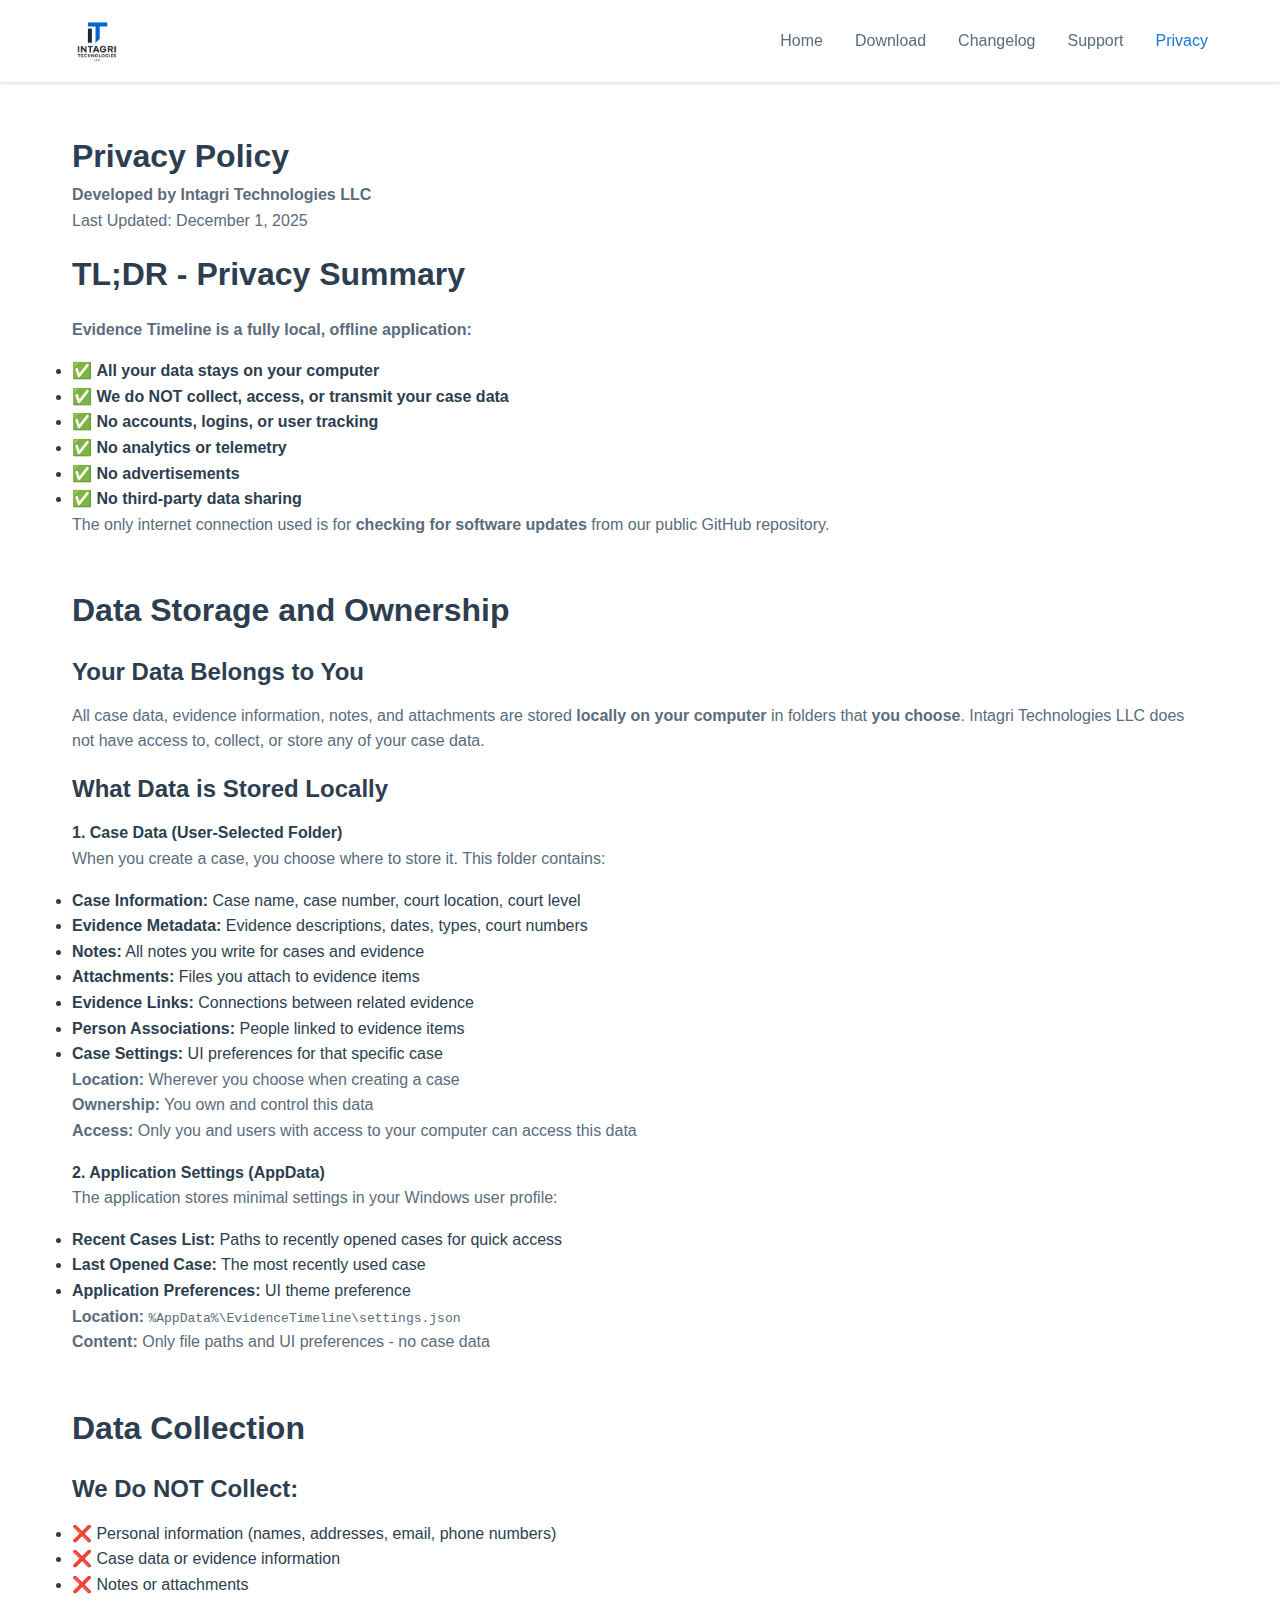
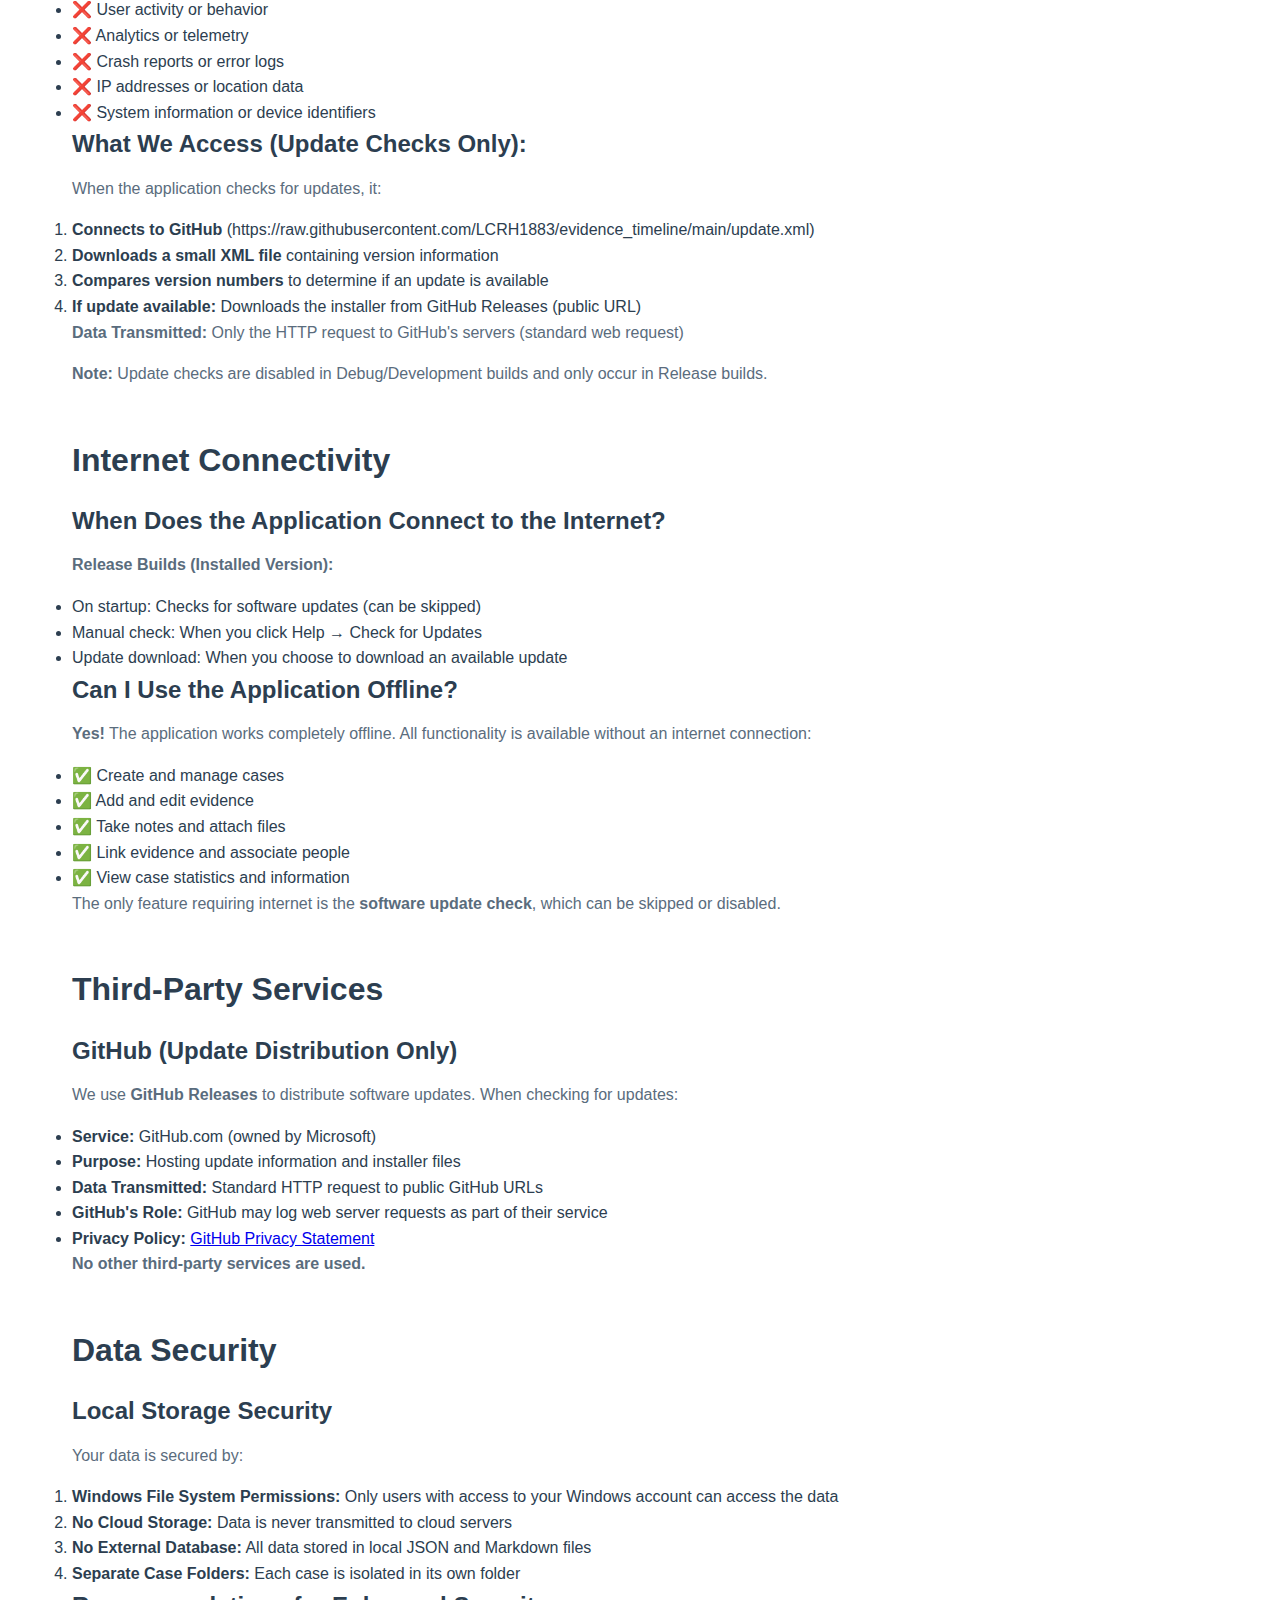
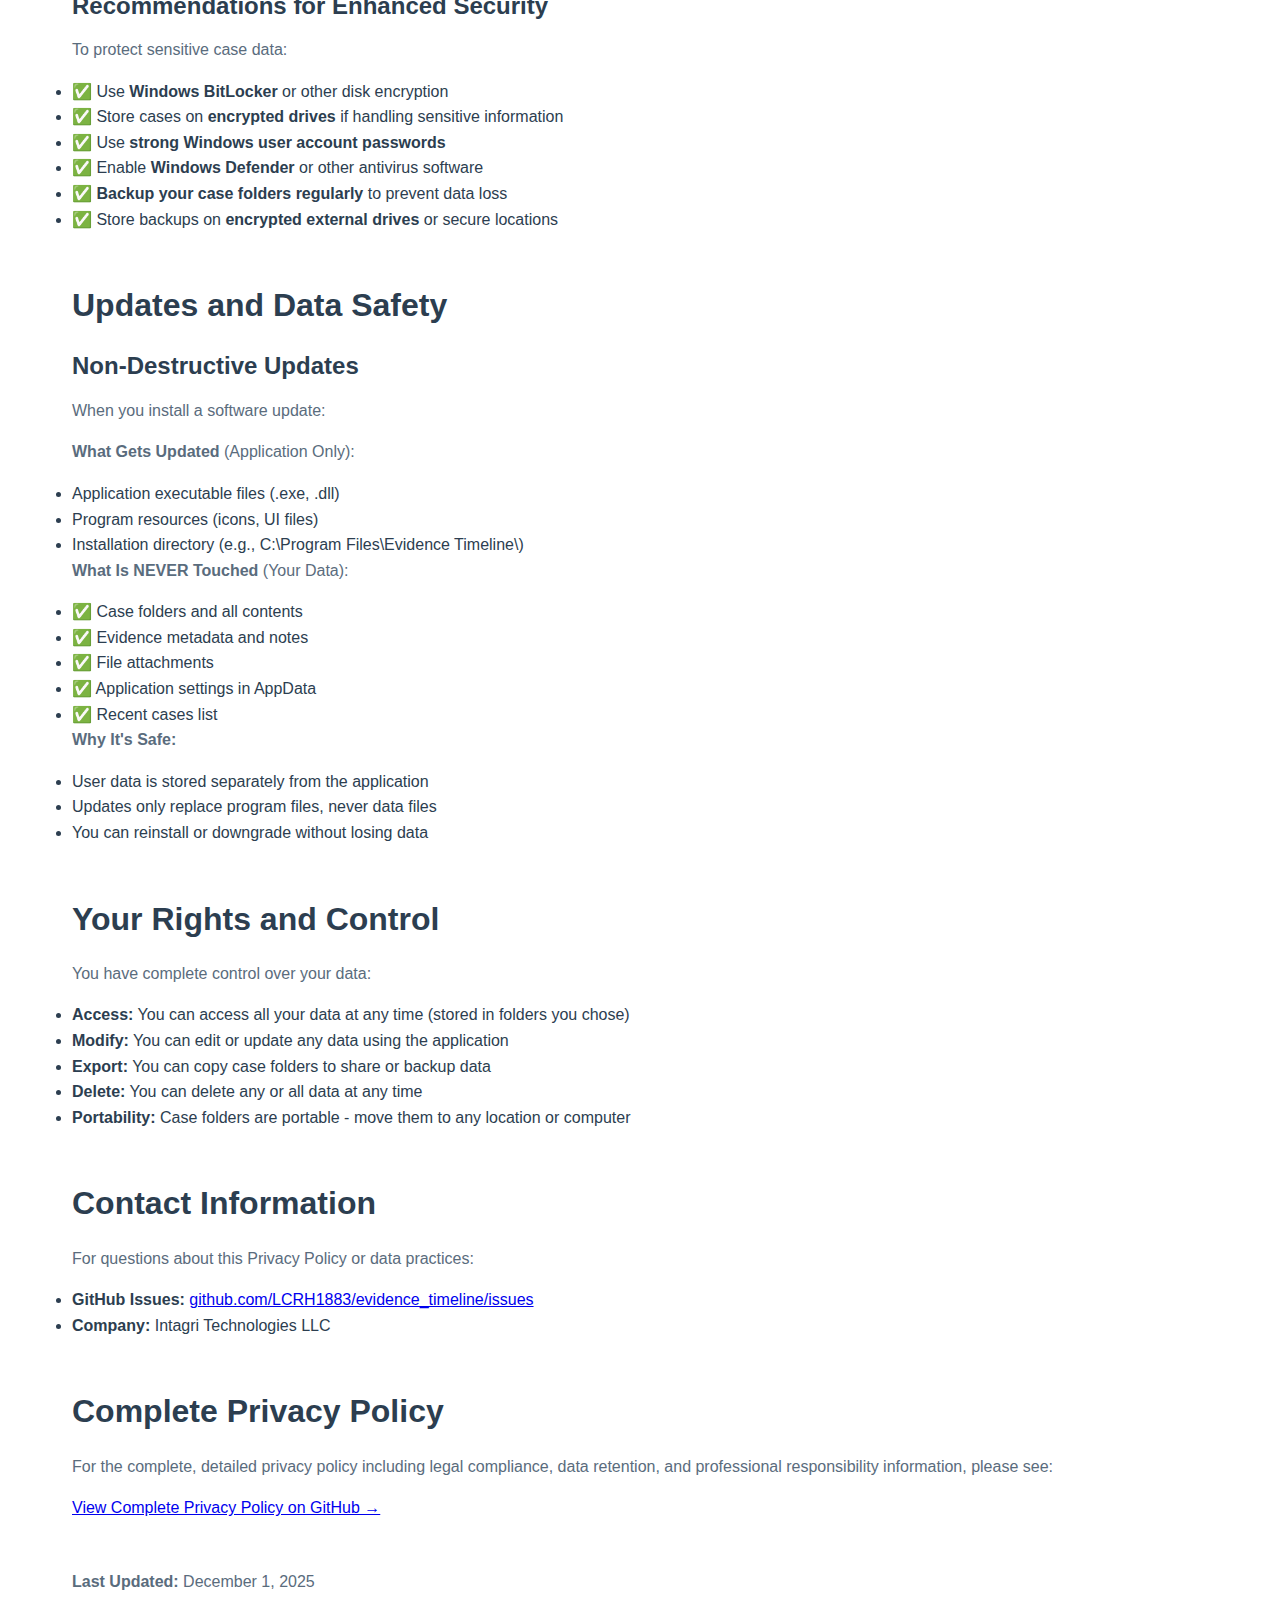
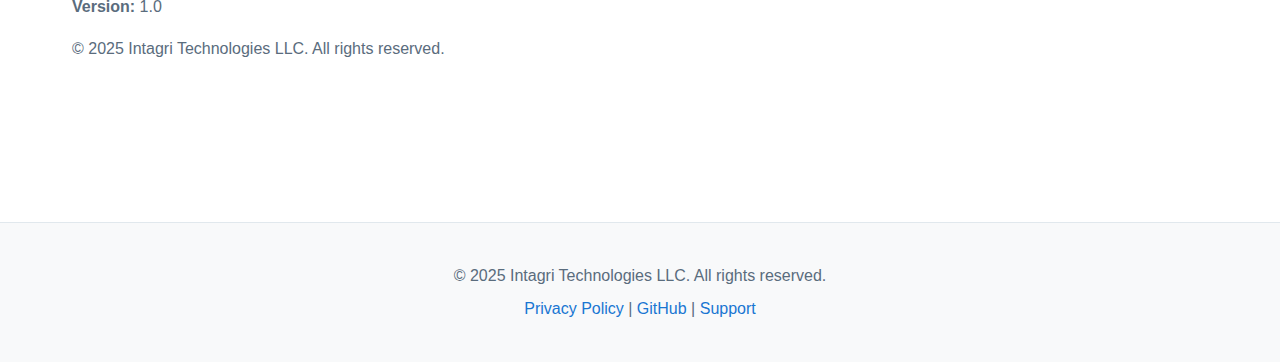
<file: docs/website/privacy.html>
<!DOCTYPE html>
<html lang="en">
<head>
    <meta charset="UTF-8">
    <meta name="viewport" content="width=device-width, initial-scale=1.0">
    <title>Privacy Policy - Evidence Timeline</title>
    <meta name="description" content="Privacy policy for Evidence Timeline. Learn how we handle your data and protect your privacy.">
    <link rel="stylesheet" href="style.css">
</head>
<body>
    <header>
        <nav>
            <a href="index.html" class="logo">
                <img src="Logo.png" alt="Intagri Technologies">
            </a>
            <ul class="nav-links">
                <li><a href="index.html">Home</a></li>
                <li><a href="download.html">Download</a></li>
                <li><a href="changelog.html">Changelog</a></li>
                <li><a href="support.html">Support</a></li>
                <li><a href="privacy.html" class="active">Privacy</a></li>
            </ul>
        </nav>
    </header>

    <div class="container">
        <h1>Privacy Policy</h1>
        <p><strong>Developed by Intagri Technologies LLC</strong><br>
        Last Updated: December 1, 2025</p>

        <section class="content-section">
            <h2>TL;DR - Privacy Summary</h2>
            <p><strong>Evidence Timeline is a fully local, offline application:</strong></p>
            <ul>
                <li>✅ <strong>All your data stays on your computer</strong></li>
                <li>✅ <strong>We do NOT collect, access, or transmit your case data</strong></li>
                <li>✅ <strong>No accounts, logins, or user tracking</strong></li>
                <li>✅ <strong>No analytics or telemetry</strong></li>
                <li>✅ <strong>No advertisements</strong></li>
                <li>✅ <strong>No third-party data sharing</strong></li>
            </ul>
            <p>The only internet connection used is for <strong>checking for software updates</strong> from our public GitHub repository.</p>
        </section>

        <section class="content-section">
            <h2>Data Storage and Ownership</h2>

            <h3>Your Data Belongs to You</h3>
            <p>All case data, evidence information, notes, and attachments are stored <strong>locally on your computer</strong> in folders that <strong>you choose</strong>. Intagri Technologies LLC does not have access to, collect, or store any of your case data.</p>

            <h3>What Data is Stored Locally</h3>

            <h4>1. Case Data (User-Selected Folder)</h4>
            <p>When you create a case, you choose where to store it. This folder contains:</p>
            <ul>
                <li><strong>Case Information:</strong> Case name, case number, court location, court level</li>
                <li><strong>Evidence Metadata:</strong> Evidence descriptions, dates, types, court numbers</li>
                <li><strong>Notes:</strong> All notes you write for cases and evidence</li>
                <li><strong>Attachments:</strong> Files you attach to evidence items</li>
                <li><strong>Evidence Links:</strong> Connections between related evidence</li>
                <li><strong>Person Associations:</strong> People linked to evidence items</li>
                <li><strong>Case Settings:</strong> UI preferences for that specific case</li>
            </ul>
            <p><strong>Location:</strong> Wherever you choose when creating a case<br>
            <strong>Ownership:</strong> You own and control this data<br>
            <strong>Access:</strong> Only you and users with access to your computer can access this data</p>

            <h4>2. Application Settings (AppData)</h4>
            <p>The application stores minimal settings in your Windows user profile:</p>
            <ul>
                <li><strong>Recent Cases List:</strong> Paths to recently opened cases for quick access</li>
                <li><strong>Last Opened Case:</strong> The most recently used case</li>
                <li><strong>Application Preferences:</strong> UI theme preference</li>
            </ul>
            <p><strong>Location:</strong> <code>%AppData%\EvidenceTimeline\settings.json</code><br>
            <strong>Content:</strong> Only file paths and UI preferences - no case data</p>
        </section>

        <section class="content-section">
            <h2>Data Collection</h2>

            <h3>We Do NOT Collect:</h3>
            <ul>
                <li>❌ Personal information (names, addresses, email, phone numbers)</li>
                <li>❌ Case data or evidence information</li>
                <li>❌ Notes or attachments</li>
                <li>❌ User activity or behavior</li>
                <li>❌ Analytics or telemetry</li>
                <li>❌ Crash reports or error logs</li>
                <li>❌ IP addresses or location data</li>
                <li>❌ System information or device identifiers</li>
            </ul>

            <h3>What We Access (Update Checks Only):</h3>
            <p>When the application checks for updates, it:</p>
            <ol>
                <li><strong>Connects to GitHub</strong> (https://raw.githubusercontent.com/LCRH1883/evidence_timeline/main/update.xml)</li>
                <li><strong>Downloads a small XML file</strong> containing version information</li>
                <li><strong>Compares version numbers</strong> to determine if an update is available</li>
                <li><strong>If update available:</strong> Downloads the installer from GitHub Releases (public URL)</li>
            </ol>
            <p><strong>Data Transmitted:</strong> Only the HTTP request to GitHub's servers (standard web request)</p>
            <p><strong>Note:</strong> Update checks are disabled in Debug/Development builds and only occur in Release builds.</p>
        </section>

        <section class="content-section">
            <h2>Internet Connectivity</h2>

            <h3>When Does the Application Connect to the Internet?</h3>
            <p><strong>Release Builds (Installed Version):</strong></p>
            <ul>
                <li>On startup: Checks for software updates (can be skipped)</li>
                <li>Manual check: When you click Help → Check for Updates</li>
                <li>Update download: When you choose to download an available update</li>
            </ul>

            <h3>Can I Use the Application Offline?</h3>
            <p><strong>Yes!</strong> The application works completely offline. All functionality is available without an internet connection:</p>
            <ul>
                <li>✅ Create and manage cases</li>
                <li>✅ Add and edit evidence</li>
                <li>✅ Take notes and attach files</li>
                <li>✅ Link evidence and associate people</li>
                <li>✅ View case statistics and information</li>
            </ul>
            <p>The only feature requiring internet is the <strong>software update check</strong>, which can be skipped or disabled.</p>
        </section>

        <section class="content-section">
            <h2>Third-Party Services</h2>

            <h3>GitHub (Update Distribution Only)</h3>
            <p>We use <strong>GitHub Releases</strong> to distribute software updates. When checking for updates:</p>
            <ul>
                <li><strong>Service:</strong> GitHub.com (owned by Microsoft)</li>
                <li><strong>Purpose:</strong> Hosting update information and installer files</li>
                <li><strong>Data Transmitted:</strong> Standard HTTP request to public GitHub URLs</li>
                <li><strong>GitHub's Role:</strong> GitHub may log web server requests as part of their service</li>
                <li><strong>Privacy Policy:</strong> <a href="https://docs.github.com/en/site-policy/privacy-policies/github-privacy-statement">GitHub Privacy Statement</a></li>
            </ul>
            <p><strong>No other third-party services are used.</strong></p>
        </section>

        <section class="content-section">
            <h2>Data Security</h2>

            <h3>Local Storage Security</h3>
            <p>Your data is secured by:</p>
            <ol>
                <li><strong>Windows File System Permissions:</strong> Only users with access to your Windows account can access the data</li>
                <li><strong>No Cloud Storage:</strong> Data is never transmitted to cloud servers</li>
                <li><strong>No External Database:</strong> All data stored in local JSON and Markdown files</li>
                <li><strong>Separate Case Folders:</strong> Each case is isolated in its own folder</li>
            </ol>

            <h3>Recommendations for Enhanced Security</h3>
            <p>To protect sensitive case data:</p>
            <ul>
                <li>✅ Use <strong>Windows BitLocker</strong> or other disk encryption</li>
                <li>✅ Store cases on <strong>encrypted drives</strong> if handling sensitive information</li>
                <li>✅ Use <strong>strong Windows user account passwords</strong></li>
                <li>✅ Enable <strong>Windows Defender</strong> or other antivirus software</li>
                <li>✅ <strong>Backup your case folders regularly</strong> to prevent data loss</li>
                <li>✅ Store backups on <strong>encrypted external drives</strong> or secure locations</li>
            </ul>
        </section>

        <section class="content-section">
            <h2>Updates and Data Safety</h2>

            <h3>Non-Destructive Updates</h3>
            <p>When you install a software update:</p>

            <p><strong>What Gets Updated</strong> (Application Only):</p>
            <ul>
                <li>Application executable files (.exe, .dll)</li>
                <li>Program resources (icons, UI files)</li>
                <li>Installation directory (e.g., C:\Program Files\Evidence Timeline\)</li>
            </ul>

            <p><strong>What Is NEVER Touched</strong> (Your Data):</p>
            <ul>
                <li>✅ Case folders and all contents</li>
                <li>✅ Evidence metadata and notes</li>
                <li>✅ File attachments</li>
                <li>✅ Application settings in AppData</li>
                <li>✅ Recent cases list</li>
            </ul>

            <p><strong>Why It's Safe:</strong></p>
            <ul>
                <li>User data is stored separately from the application</li>
                <li>Updates only replace program files, never data files</li>
                <li>You can reinstall or downgrade without losing data</li>
            </ul>
        </section>

        <section class="content-section">
            <h2>Your Rights and Control</h2>
            <p>You have complete control over your data:</p>
            <ul>
                <li><strong>Access:</strong> You can access all your data at any time (stored in folders you chose)</li>
                <li><strong>Modify:</strong> You can edit or update any data using the application</li>
                <li><strong>Export:</strong> You can copy case folders to share or backup data</li>
                <li><strong>Delete:</strong> You can delete any or all data at any time</li>
                <li><strong>Portability:</strong> Case folders are portable - move them to any location or computer</li>
            </ul>
        </section>

        <section class="content-section">
            <h2>Contact Information</h2>
            <p>For questions about this Privacy Policy or data practices:</p>
            <ul>
                <li><strong>GitHub Issues:</strong> <a href="https://github.com/LCRH1883/evidence_timeline/issues">github.com/LCRH1883/evidence_timeline/issues</a></li>
                <li><strong>Company:</strong> Intagri Technologies LLC</li>
            </ul>
        </section>

        <section class="content-section">
            <h2>Complete Privacy Policy</h2>
            <p>For the complete, detailed privacy policy including legal compliance, data retention, and professional responsibility information, please see:</p>
            <p><a href="https://github.com/LCRH1883/evidence_timeline/blob/main/PRIVACY.md">View Complete Privacy Policy on GitHub →</a></p>
        </section>

        <section class="content-section">
            <p><strong>Last Updated:</strong> December 1, 2025<br>
            <strong>Version:</strong> 1.0</p>
            <p>&copy; 2025 Intagri Technologies LLC. All rights reserved.</p>
        </section>
    </div>

    <footer>
        <p>&copy; 2025 Intagri Technologies LLC. All rights reserved.</p>
        <p>
            <a href="privacy.html">Privacy Policy</a> |
            <a href="https://github.com/LCRH1883/evidence_timeline">GitHub</a> |
            <a href="support.html">Support</a>
        </p>
    </footer>
</body>
</html>
</file>
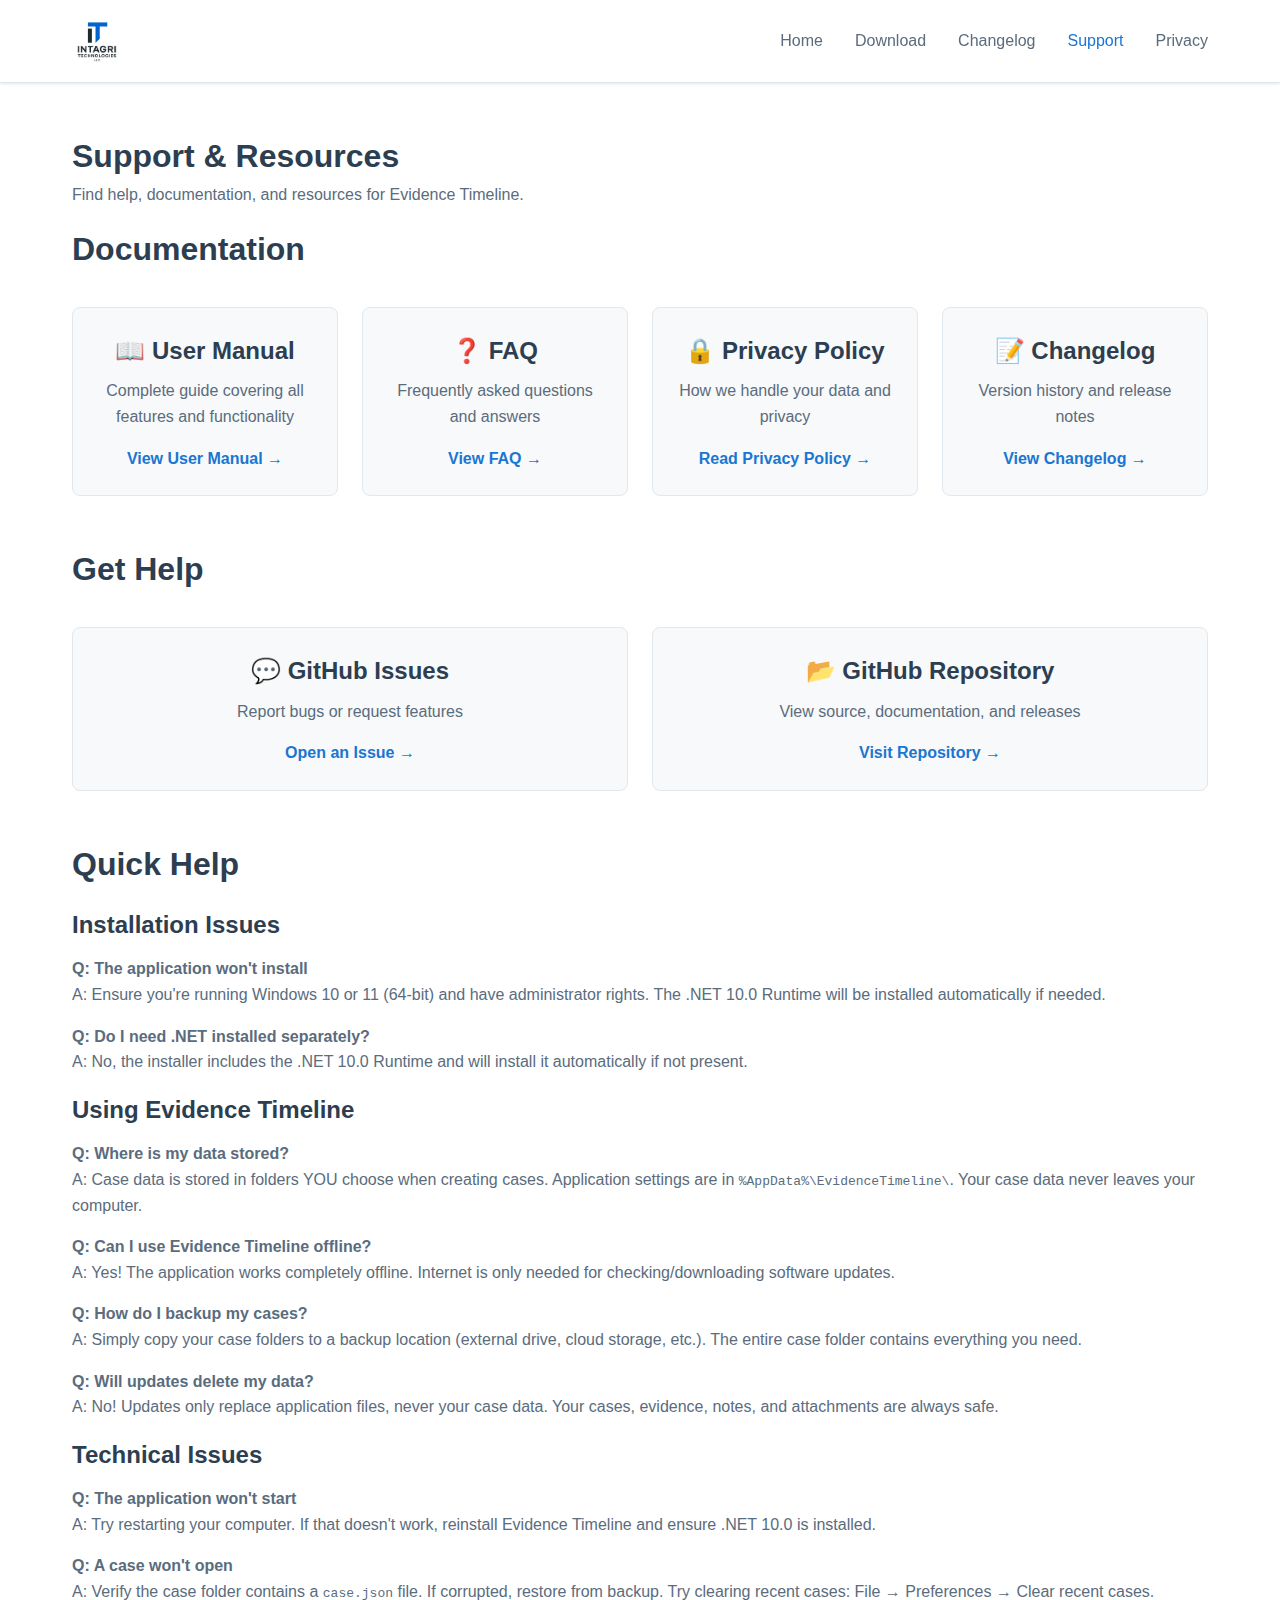
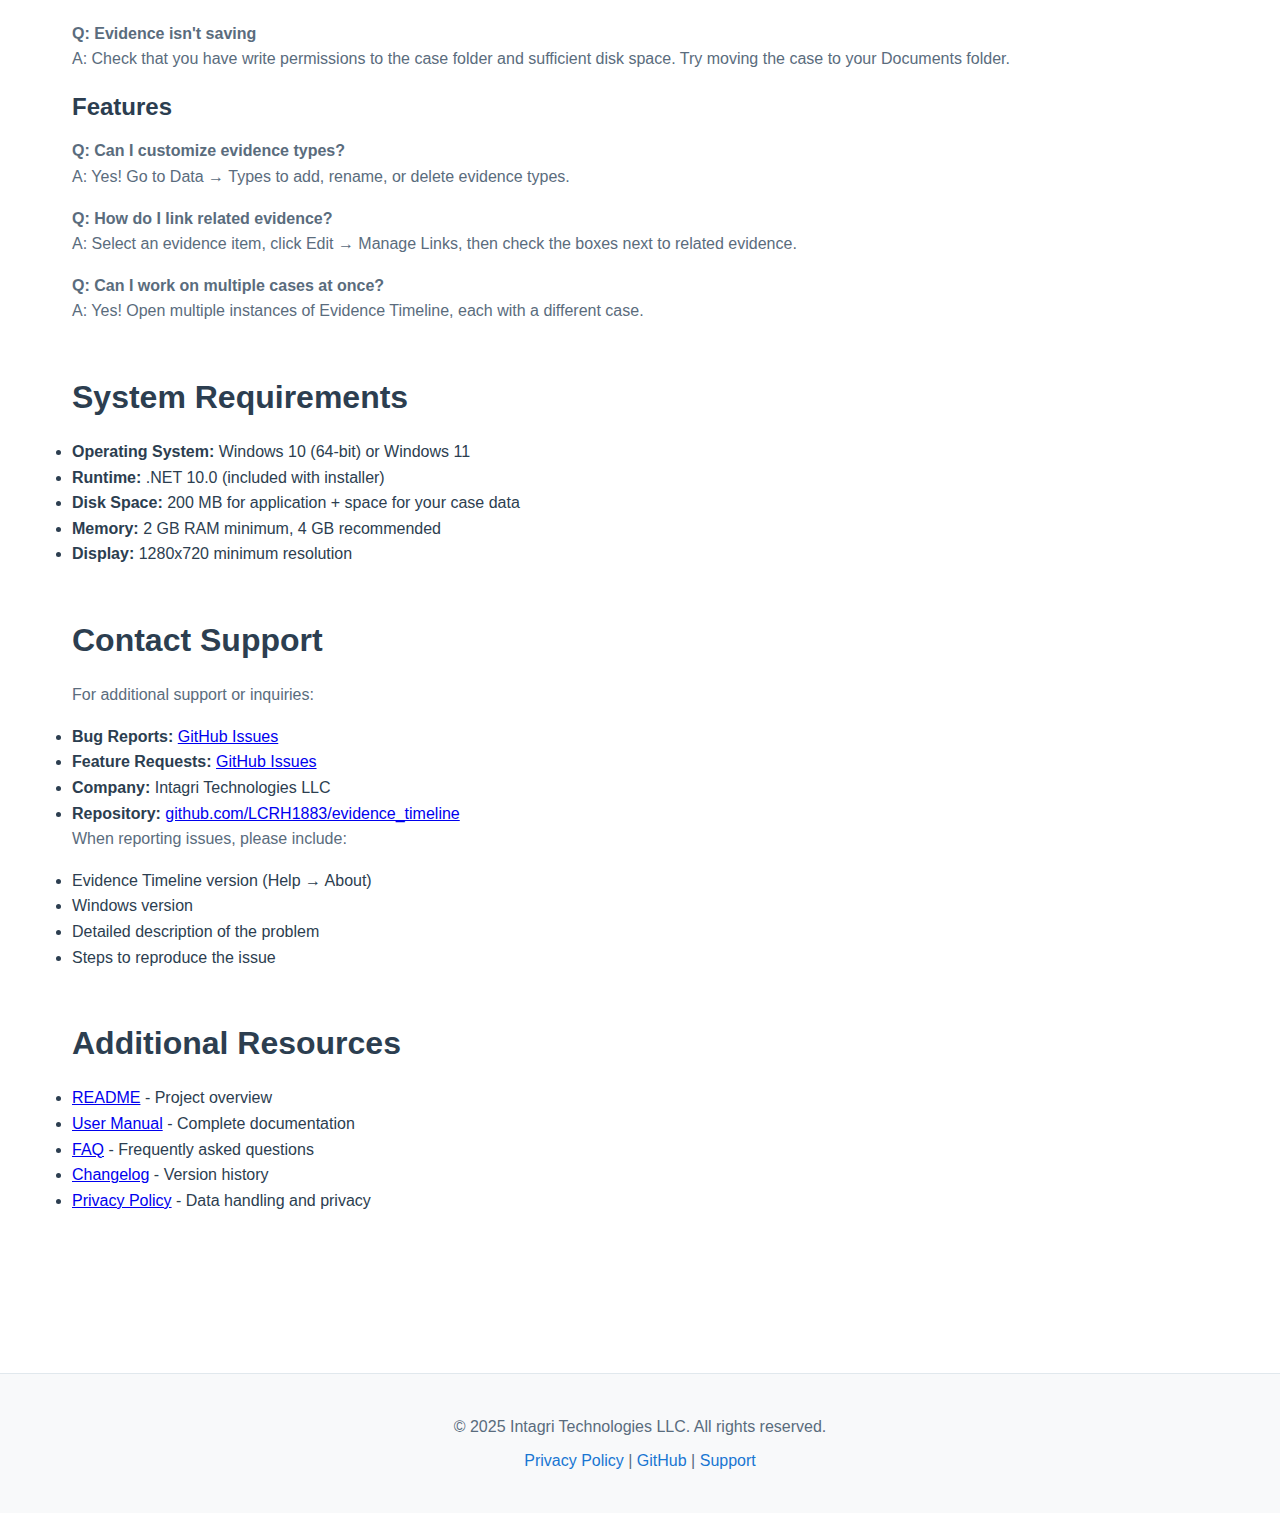
<file: docs/website/support.html>
<!DOCTYPE html>
<html lang="en">
<head>
    <meta charset="UTF-8">
    <meta name="viewport" content="width=device-width, initial-scale=1.0">
    <title>Support - Evidence Timeline Help & Resources</title>
    <meta name="description" content="Get help and support for Evidence Timeline. Documentation, FAQs, and contact information.">
    <link rel="stylesheet" href="style.css">
</head>
<body>
    <header>
        <nav>
            <a href="index.html" class="logo">
                <img src="Logo.png" alt="Intagri Technologies">
            </a>
            <ul class="nav-links">
                <li><a href="index.html">Home</a></li>
                <li><a href="download.html">Download</a></li>
                <li><a href="changelog.html">Changelog</a></li>
                <li><a href="support.html" class="active">Support</a></li>
                <li><a href="privacy.html">Privacy</a></li>
            </ul>
        </nav>
    </header>

    <div class="container">
        <h1>Support & Resources</h1>
        <p>Find help, documentation, and resources for Evidence Timeline.</p>

        <section class="content-section">
            <h2>Documentation</h2>
            <div class="support-options">
                <div class="support-card">
                    <h3>📖 User Manual</h3>
                    <p>Complete guide covering all features and functionality</p>
                    <a href="https://github.com/LCRH1883/evidence_timeline/blob/main/docs/USER_MANUAL.md">View User Manual →</a>
                </div>

                <div class="support-card">
                    <h3>❓ FAQ</h3>
                    <p>Frequently asked questions and answers</p>
                    <a href="https://github.com/LCRH1883/evidence_timeline/blob/main/docs/FAQ.md">View FAQ →</a>
                </div>

                <div class="support-card">
                    <h3>🔒 Privacy Policy</h3>
                    <p>How we handle your data and privacy</p>
                    <a href="privacy.html">Read Privacy Policy →</a>
                </div>

                <div class="support-card">
                    <h3>📝 Changelog</h3>
                    <p>Version history and release notes</p>
                    <a href="changelog.html">View Changelog →</a>
                </div>
            </div>
        </section>

        <section class="content-section">
            <h2>Get Help</h2>

            <div class="support-options">
                <div class="support-card">
                    <h3>💬 GitHub Issues</h3>
                    <p>Report bugs or request features</p>
                    <a href="https://github.com/LCRH1883/evidence_timeline/issues">Open an Issue →</a>
                </div>

                <div class="support-card">
                    <h3>📂 GitHub Repository</h3>
                    <p>View source, documentation, and releases</p>
                    <a href="https://github.com/LCRH1883/evidence_timeline">Visit Repository →</a>
                </div>
            </div>
        </section>

        <section class="content-section">
            <h2>Quick Help</h2>

            <h3>Installation Issues</h3>
            <p><strong>Q: The application won't install</strong><br>
            A: Ensure you're running Windows 10 or 11 (64-bit) and have administrator rights. The .NET 10.0 Runtime will be installed automatically if needed.</p>

            <p><strong>Q: Do I need .NET installed separately?</strong><br>
            A: No, the installer includes the .NET 10.0 Runtime and will install it automatically if not present.</p>

            <h3>Using Evidence Timeline</h3>
            <p><strong>Q: Where is my data stored?</strong><br>
            A: Case data is stored in folders YOU choose when creating cases. Application settings are in <code>%AppData%\EvidenceTimeline\</code>. Your case data never leaves your computer.</p>

            <p><strong>Q: Can I use Evidence Timeline offline?</strong><br>
            A: Yes! The application works completely offline. Internet is only needed for checking/downloading software updates.</p>

            <p><strong>Q: How do I backup my cases?</strong><br>
            A: Simply copy your case folders to a backup location (external drive, cloud storage, etc.). The entire case folder contains everything you need.</p>

            <p><strong>Q: Will updates delete my data?</strong><br>
            A: No! Updates only replace application files, never your case data. Your cases, evidence, notes, and attachments are always safe.</p>

            <h3>Technical Issues</h3>
            <p><strong>Q: The application won't start</strong><br>
            A: Try restarting your computer. If that doesn't work, reinstall Evidence Timeline and ensure .NET 10.0 is installed.</p>

            <p><strong>Q: A case won't open</strong><br>
            A: Verify the case folder contains a <code>case.json</code> file. If corrupted, restore from backup. Try clearing recent cases: File → Preferences → Clear recent cases.</p>

            <p><strong>Q: Evidence isn't saving</strong><br>
            A: Check that you have write permissions to the case folder and sufficient disk space. Try moving the case to your Documents folder.</p>

            <h3>Features</h3>
            <p><strong>Q: Can I customize evidence types?</strong><br>
            A: Yes! Go to Data → Types to add, rename, or delete evidence types.</p>

            <p><strong>Q: How do I link related evidence?</strong><br>
            A: Select an evidence item, click Edit → Manage Links, then check the boxes next to related evidence.</p>

            <p><strong>Q: Can I work on multiple cases at once?</strong><br>
            A: Yes! Open multiple instances of Evidence Timeline, each with a different case.</p>
        </section>

        <section class="content-section">
            <h2>System Requirements</h2>
            <ul>
                <li><strong>Operating System:</strong> Windows 10 (64-bit) or Windows 11</li>
                <li><strong>Runtime:</strong> .NET 10.0 (included with installer)</li>
                <li><strong>Disk Space:</strong> 200 MB for application + space for your case data</li>
                <li><strong>Memory:</strong> 2 GB RAM minimum, 4 GB recommended</li>
                <li><strong>Display:</strong> 1280x720 minimum resolution</li>
            </ul>
        </section>

        <section class="content-section">
            <h2>Contact Support</h2>
            <p>For additional support or inquiries:</p>
            <ul>
                <li><strong>Bug Reports:</strong> <a href="https://github.com/LCRH1883/evidence_timeline/issues">GitHub Issues</a></li>
                <li><strong>Feature Requests:</strong> <a href="https://github.com/LCRH1883/evidence_timeline/issues">GitHub Issues</a></li>
                <li><strong>Company:</strong> Intagri Technologies LLC</li>
                <li><strong>Repository:</strong> <a href="https://github.com/LCRH1883/evidence_timeline">github.com/LCRH1883/evidence_timeline</a></li>
            </ul>

            <p>When reporting issues, please include:</p>
            <ul>
                <li>Evidence Timeline version (Help → About)</li>
                <li>Windows version</li>
                <li>Detailed description of the problem</li>
                <li>Steps to reproduce the issue</li>
            </ul>
        </section>

        <section class="content-section">
            <h2>Additional Resources</h2>
            <ul>
                <li><a href="https://github.com/LCRH1883/evidence_timeline/blob/main/README.md">README</a> - Project overview</li>
                <li><a href="https://github.com/LCRH1883/evidence_timeline/blob/main/docs/USER_MANUAL.md">User Manual</a> - Complete documentation</li>
                <li><a href="https://github.com/LCRH1883/evidence_timeline/blob/main/docs/FAQ.md">FAQ</a> - Frequently asked questions</li>
                <li><a href="https://github.com/LCRH1883/evidence_timeline/blob/main/CHANGELOG.md">Changelog</a> - Version history</li>
                <li><a href="privacy.html">Privacy Policy</a> - Data handling and privacy</li>
            </ul>
        </section>
    </div>

    <footer>
        <p>&copy; 2025 Intagri Technologies LLC. All rights reserved.</p>
        <p>
            <a href="privacy.html">Privacy Policy</a> |
            <a href="https://github.com/LCRH1883/evidence_timeline">GitHub</a> |
            <a href="support.html">Support</a>
        </p>
    </footer>
</body>
</html>
</file>
<file: docs/website/style.css>
/* Evidence Timeline Website Styles */

:root {
    --primary-color: #1976D2;
    --primary-hover: #1565C0;
    --secondary-color: #2C3E50;
    --text-dark: #2C3E50;
    --text-gray: #5A6C7D;
    --bg-light: #F8F9FA;
    --border-color: #E1E8ED;
    --white: #ffffff;
    --success: #10b981;
    --max-width: 1200px;
}

* {
    margin: 0;
    padding: 0;
    box-sizing: border-box;
}

body {
    font-family: -apple-system, BlinkMacSystemFont, 'Segoe UI', Roboto, 'Helvetica Neue', Arial, sans-serif;
    line-height: 1.6;
    color: var(--text-dark);
    background-color: var(--white);
}

/* Header & Navigation */
header {
    background-color: var(--white);
    border-bottom: 1px solid var(--border-color);
    position: sticky;
    top: 0;
    z-index: 1000;
    box-shadow: 0 1px 3px rgba(0, 0, 0, 0.1);
}

nav {
    max-width: var(--max-width);
    margin: 0 auto;
    padding: 1rem 2rem;
    display: flex;
    justify-content: space-between;
    align-items: center;
}

.logo {
    display: flex;
    align-items: center;
    text-decoration: none;
}

.logo img {
    height: 50px;
    width: auto;
}

.logo-text {
    font-size: 1.5rem;
    font-weight: 700;
    color: var(--primary-color);
}

.nav-links {
    display: flex;
    gap: 2rem;
    list-style: none;
}

.nav-links a {
    color: var(--text-gray);
    text-decoration: none;
    font-weight: 500;
    transition: color 0.3s;
}

.nav-links a:hover,
.nav-links a.active {
    color: var(--primary-color);
}

/* Hero Section */
.hero {
    background: linear-gradient(135deg, #1976D2 0%, #1565C0 100%);
    color: var(--white);
    padding: 5rem 2rem;
    text-align: center;
}

.hero-content {
    max-width: 800px;
    margin: 0 auto;
}

.hero-logo {
    max-width: 200px;
    margin: 0 auto 2rem;
    background: white;
    padding: 1.5rem;
    border-radius: 0.5rem;
    box-shadow: 0 4px 6px rgba(0, 0, 0, 0.1);
}

.hero-logo img {
    width: 100%;
    height: auto;
    display: block;
}

.hero h1 {
    font-size: 3rem;
    margin-bottom: 1rem;
    font-weight: 700;
}

.hero p {
    font-size: 1.25rem;
    margin-bottom: 2rem;
    opacity: 0.95;
    line-height: 1.8;
}

.cta-buttons {
    display: flex;
    gap: 1rem;
    justify-content: center;
    flex-wrap: wrap;
}

.btn {
    padding: 0.75rem 2rem;
    border-radius: 0.5rem;
    text-decoration: none;
    font-weight: 600;
    transition: all 0.3s;
    display: inline-block;
}

.btn-primary {
    background-color: var(--white);
    color: var(--primary-color);
}

.btn-primary:hover {
    transform: translateY(-2px);
    box-shadow: 0 4px 12px rgba(0, 0, 0, 0.15);
}

.btn-secondary {
    background-color: transparent;
    color: var(--white);
    border: 2px solid var(--white);
}

.btn-secondary:hover {
    background-color: var(--white);
    color: var(--primary-color);
}

.btn-download {
    background-color: var(--success);
    color: var(--white);
}

.btn-download:hover {
    background-color: #059669;
    transform: translateY(-2px);
    box-shadow: 0 4px 12px rgba(0, 0, 0, 0.15);
}

/* Main Content */
.container {
    max-width: var(--max-width);
    margin: 0 auto;
    padding: 3rem 2rem;
}

.content-section {
    margin-bottom: 3rem;
}

h2 {
    font-size: 2rem;
    margin-bottom: 1rem;
    color: var(--text-dark);
}

h3 {
    font-size: 1.5rem;
    margin-bottom: 0.75rem;
    color: var(--text-dark);
}

p {
    margin-bottom: 1rem;
    color: var(--text-gray);
}

/* Features Grid */
.features-grid {
    display: grid;
    grid-template-columns: repeat(auto-fit, minmax(300px, 1fr));
    gap: 2rem;
    margin-top: 2rem;
}

.feature-card {
    background-color: var(--white);
    padding: 2rem;
    border-radius: 0.5rem;
    border: 2px solid var(--border-color);
    transition: all 0.3s ease;
}

.feature-card:hover {
    border-color: var(--primary-color);
    transform: translateY(-4px);
    box-shadow: 0 8px 16px rgba(25, 118, 210, 0.15);
}

.feature-card h3 {
    color: var(--secondary-color);
    margin-bottom: 0.75rem;
    font-weight: 600;
}

.feature-card p {
    color: var(--text-gray);
    line-height: 1.7;
}

.feature-icon {
    font-size: 2.5rem;
    margin-bottom: 1rem;
}

/* Download Section */
.download-card {
    background-color: var(--bg-light);
    border: 1px solid var(--border-color);
    border-radius: 0.5rem;
    padding: 2rem;
    margin-bottom: 1.5rem;
}

.download-header {
    display: flex;
    justify-content: space-between;
    align-items: center;
    margin-bottom: 1rem;
    flex-wrap: wrap;
    gap: 1rem;
}

.version-badge {
    background-color: var(--primary-color);
    color: var(--white);
    padding: 0.25rem 0.75rem;
    border-radius: 1rem;
    font-size: 0.875rem;
    font-weight: 600;
}

.latest-badge {
    background-color: var(--success);
}

.download-info {
    color: var(--text-gray);
    font-size: 0.875rem;
    margin-bottom: 1rem;
}

/* Changelog */
.changelog-entry {
    margin-bottom: 2rem;
    padding-bottom: 2rem;
    border-bottom: 1px solid var(--border-color);
}

.changelog-entry:last-child {
    border-bottom: none;
}

.changelog-version {
    display: flex;
    align-items: center;
    gap: 1rem;
    margin-bottom: 1rem;
}

.changelog-date {
    color: var(--text-gray);
    font-size: 0.875rem;
}

.changelog-content ul {
    list-style: none;
    padding-left: 0;
}

.changelog-content li {
    padding-left: 1.5rem;
    margin-bottom: 0.5rem;
    position: relative;
}

.changelog-content li:before {
    content: "•";
    position: absolute;
    left: 0.5rem;
    color: var(--primary-color);
    font-weight: bold;
}

/* Support Section */
.support-options {
    display: grid;
    grid-template-columns: repeat(auto-fit, minmax(250px, 1fr));
    gap: 1.5rem;
    margin-top: 2rem;
}

.support-card {
    background-color: var(--bg-light);
    padding: 1.5rem;
    border-radius: 0.5rem;
    border: 1px solid var(--border-color);
    text-align: center;
}

.support-card h3 {
    margin-bottom: 0.5rem;
}

.support-card a {
    color: var(--primary-color);
    text-decoration: none;
    font-weight: 600;
}

.support-card a:hover {
    text-decoration: underline;
}

/* Footer */
footer {
    background-color: var(--bg-light);
    border-top: 1px solid var(--border-color);
    padding: 2rem;
    text-align: center;
    color: var(--text-gray);
    margin-top: 4rem;
}

footer p {
    margin: 0.5rem 0;
}

footer a {
    color: var(--primary-color);
    text-decoration: none;
}

footer a:hover {
    text-decoration: underline;
}

/* Utility Classes */
.text-center {
    text-align: center;
}

.mb-1 {
    margin-bottom: 1rem;
}

.mb-2 {
    margin-bottom: 2rem;
}

.mt-2 {
    margin-top: 2rem;
}

/* Responsive */
@media (max-width: 768px) {
    .hero h1 {
        font-size: 2rem;
    }

    .hero p {
        font-size: 1rem;
    }

    .nav-links {
        flex-direction: column;
        gap: 0.5rem;
    }

    nav {
        flex-direction: column;
        align-items: flex-start;
    }

    .features-grid {
        grid-template-columns: 1fr;
    }
}
</file>
